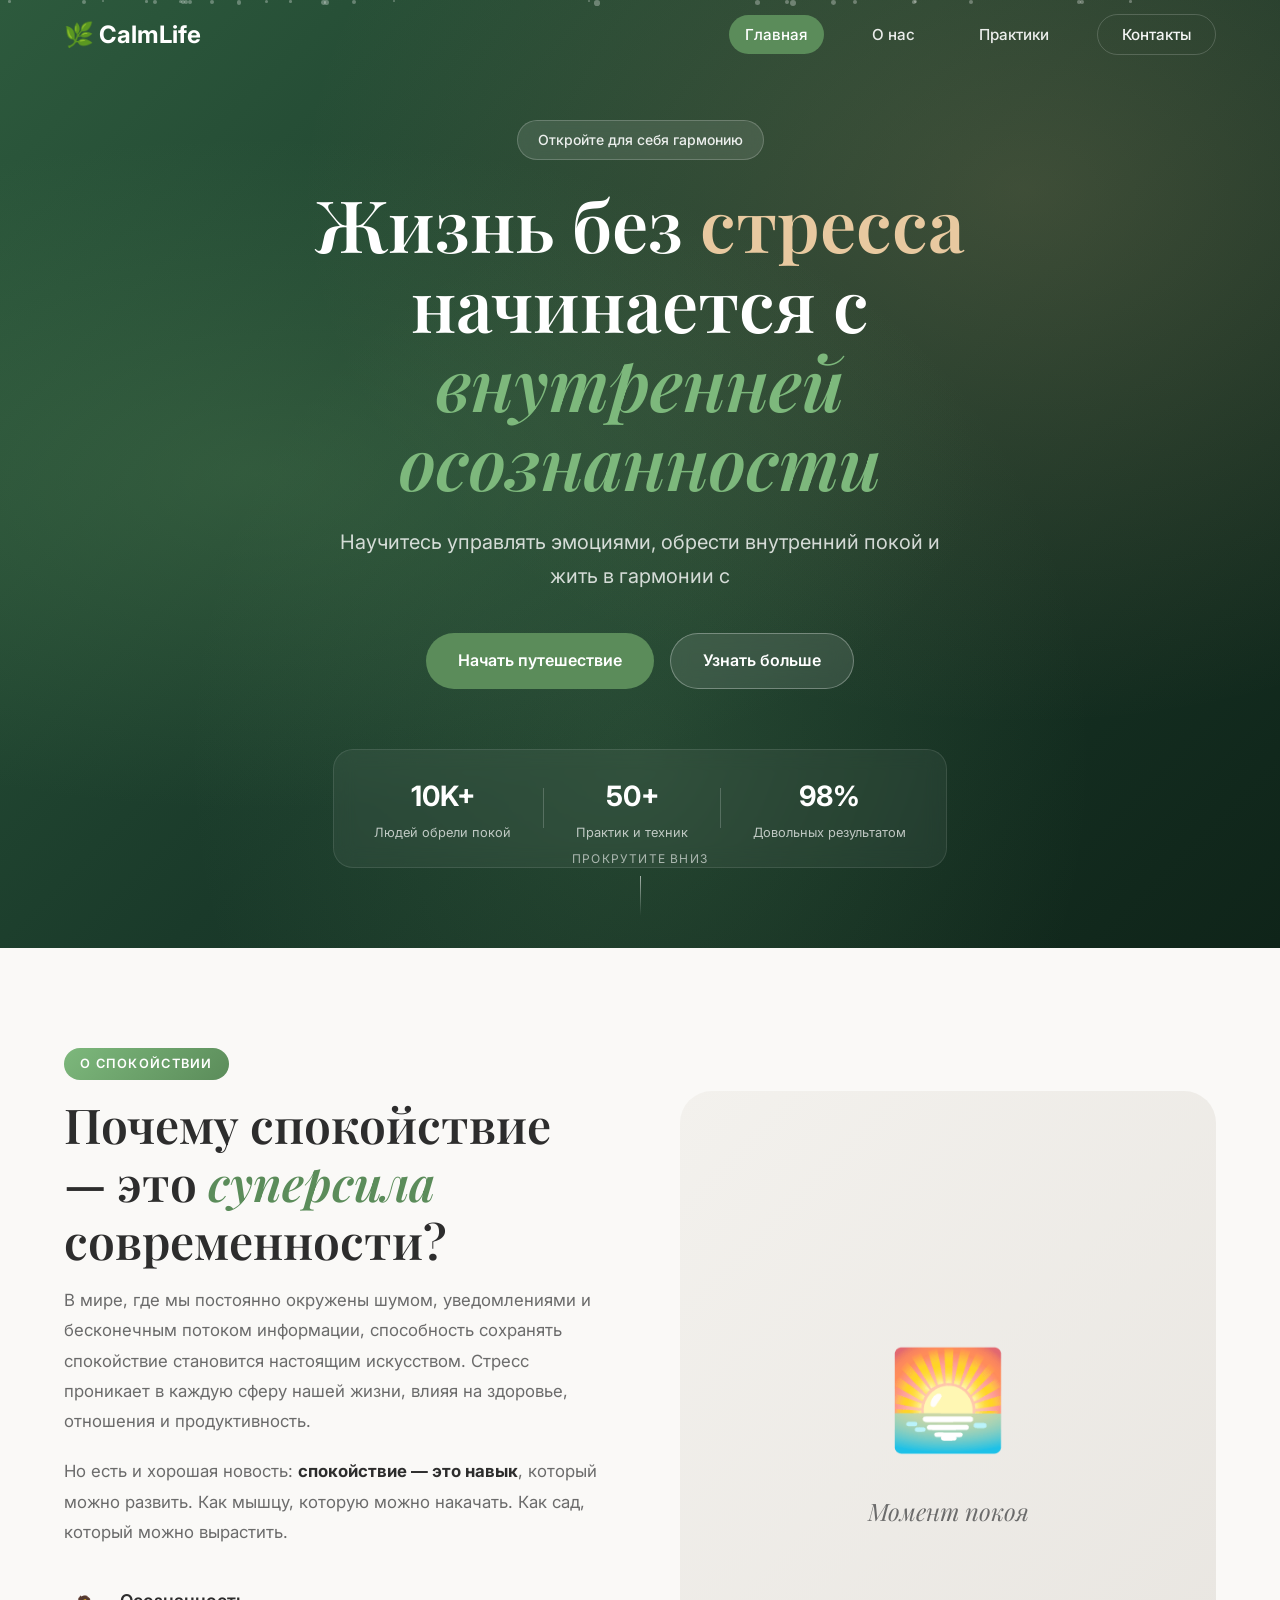
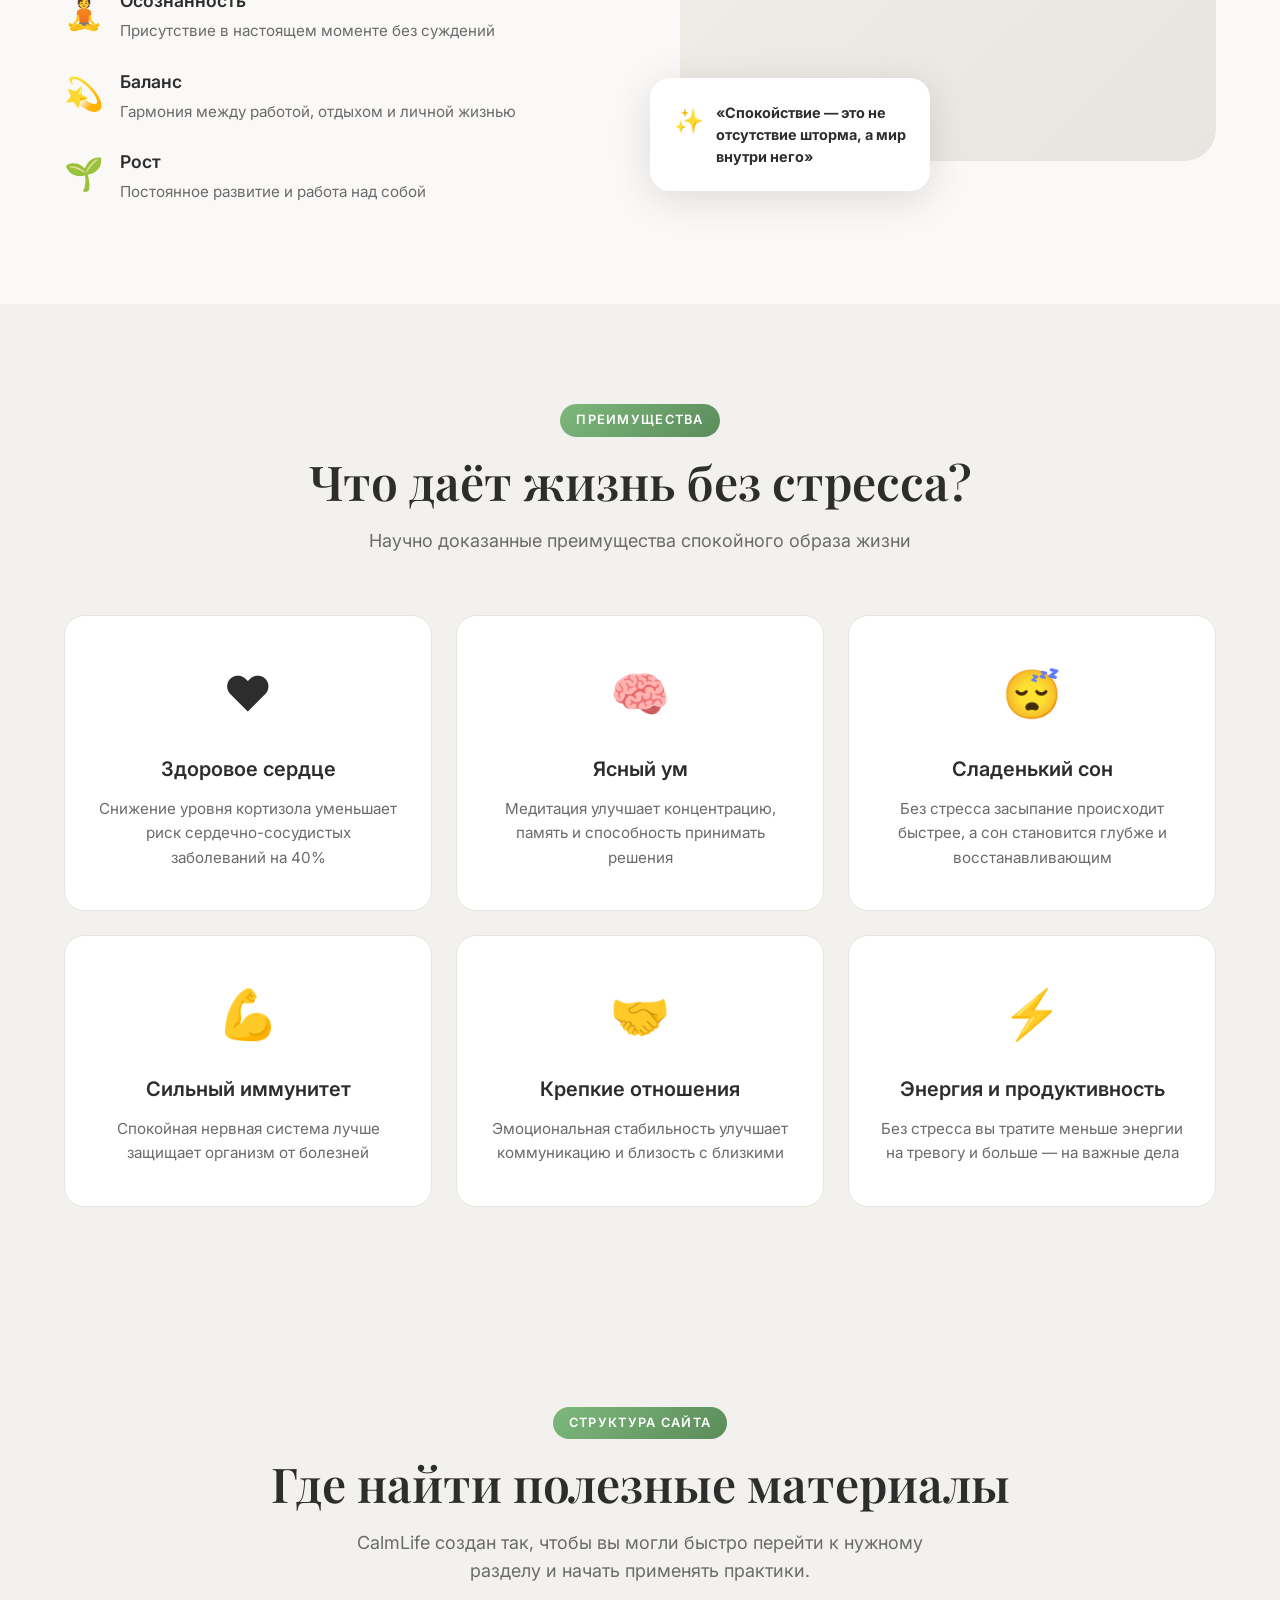
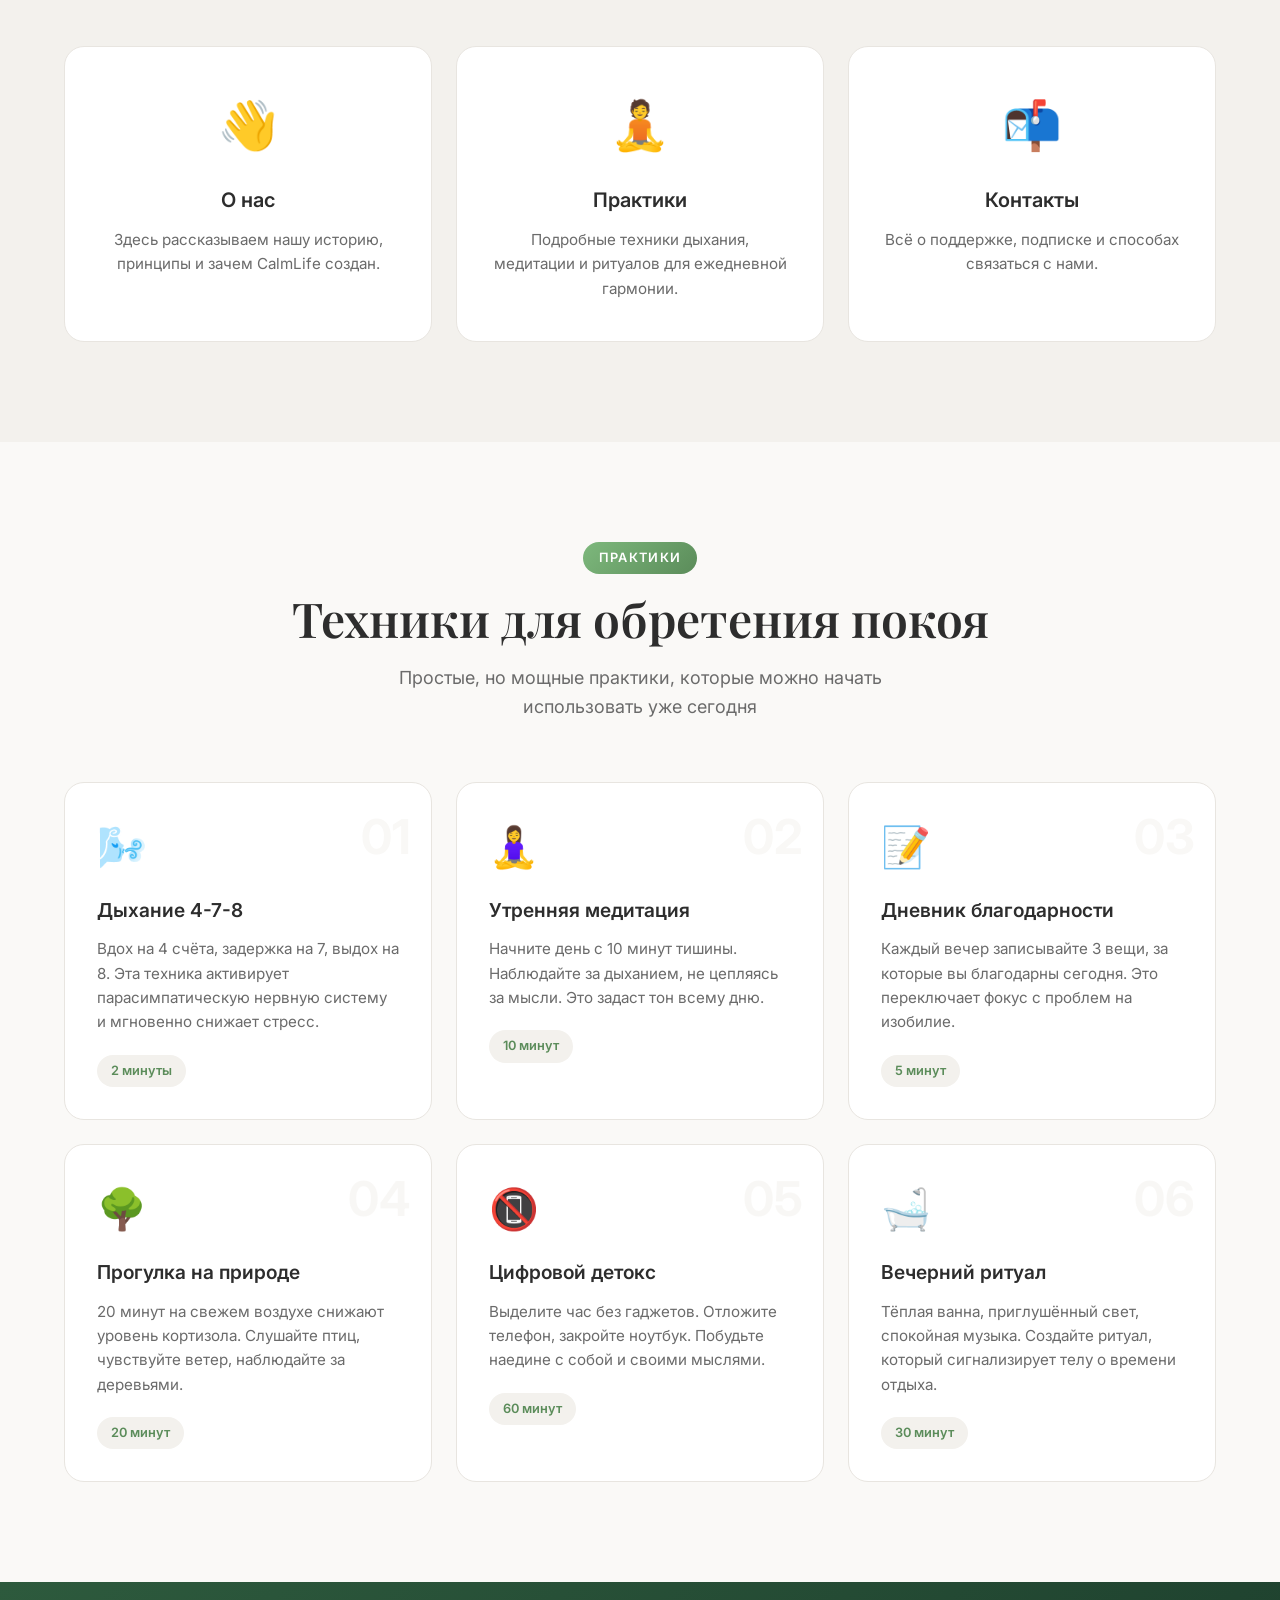
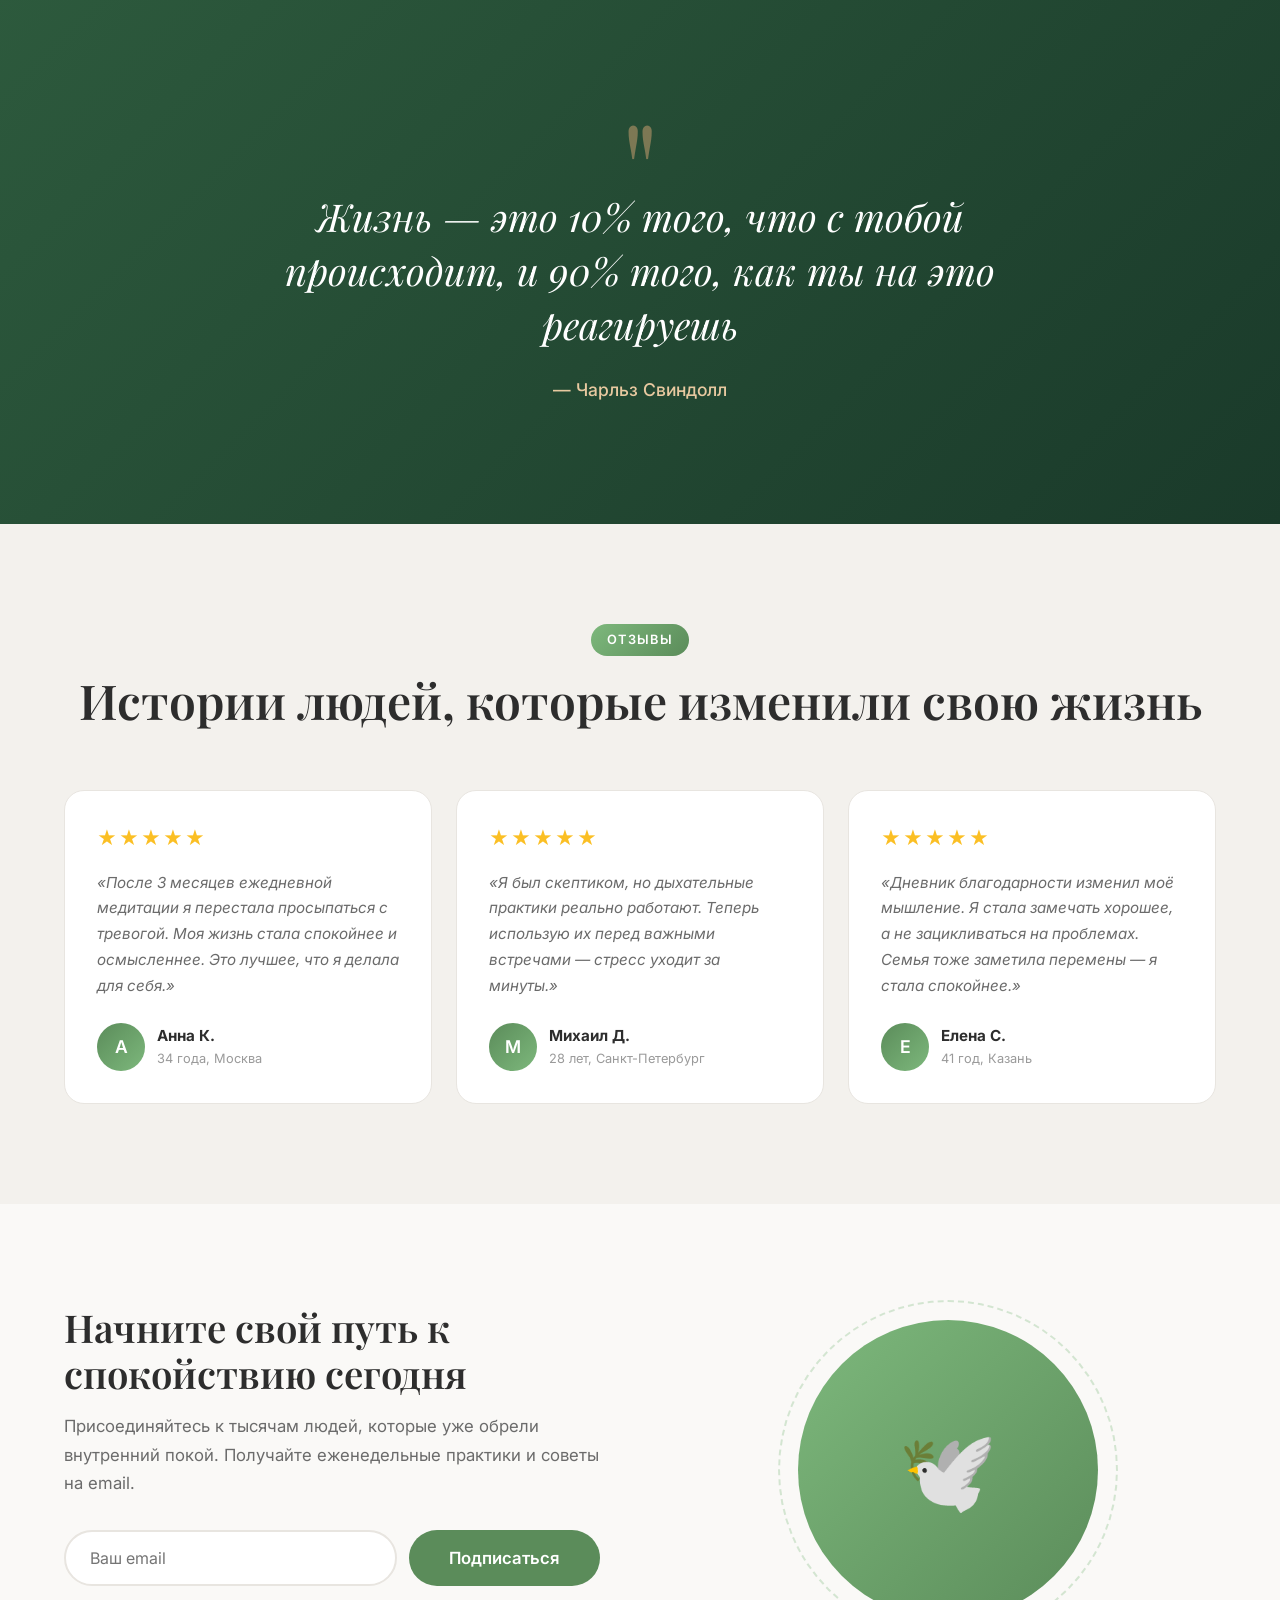
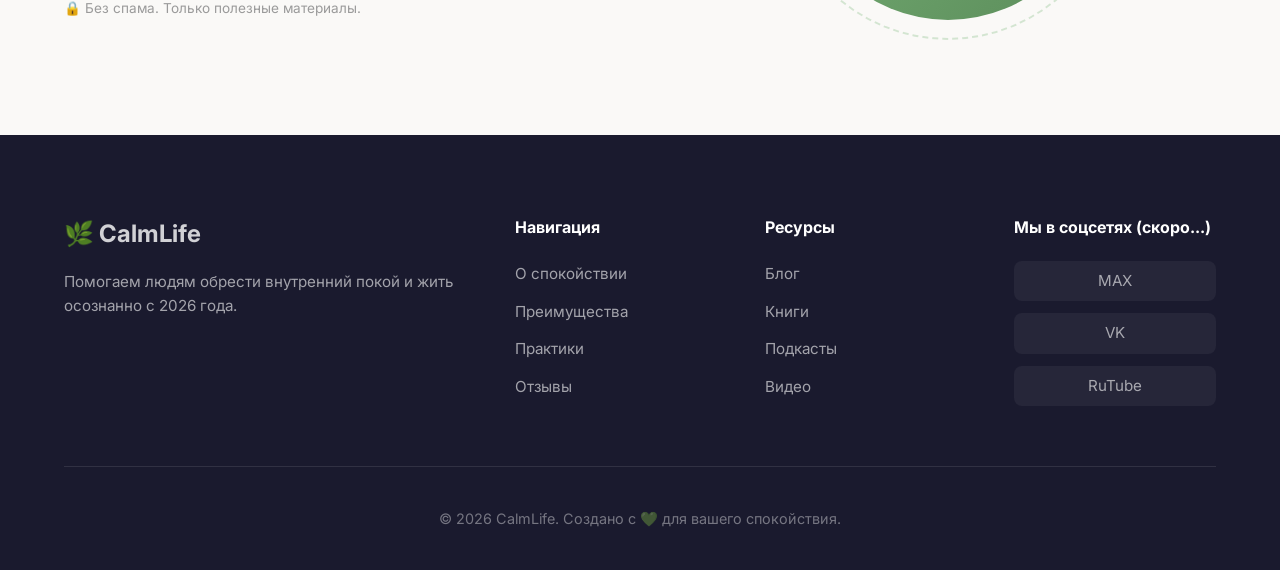
<file: index.html>
<!DOCTYPE html>
<html lang="ru">
<head>
  <meta charset="UTF-8">
  <meta name="viewport" content="width=device-width, initial-scale=1.0">
  <link rel="icon" href="data:image/svg+xml,<svg xmlns=%22http://www.w3.org/2000/svg%22 viewBox=%220 0 100 100%22><text y=%22.9em%22 font-size=%2290%22>🌿</text></svg>">
  <title>Жизнь без стресса — Путь к спокойствию</title>
  <link rel="preconnect" href="https://fonts.googleapis.com">
  <link rel="preconnect" href="https://fonts.gstatic.com" crossorigin>
  <link href="https://fonts.googleapis.com/css2?family=Inter:wght@300;400;500;600;700&family=Playfair+Display:ital,wght@0,400;0,600;1,400&display=swap" rel="stylesheet">
  <link rel="stylesheet" href="styles.css">
</head>
<body>

  <!-- Hero Section -->
  <header class="hero">
    <div class="hero-bg">
      <div class="hero-gradient"></div>
      <div class="particles" id="particles"></div>
    </div>
    <nav class="nav">
      <div class="nav-container">
        <a href="index.html" class="nav-logo">🌿 CalmLife</a>
        <ul class="nav-menu">
          <li><a href="index.html" class="active">Главная</a></li>
          <li><a href="about.html">О нас</a></li>
          <li><a href="practices.html">Практики</a></li>
          <li><a href="contact.html" class="nav-cta">Контакты</a></li>
        </ul>
        <button class="nav-toggle" id="navToggle">
          <span></span>
          <span></span>
          <span></span>
        </button>
      </div>
    </nav>
    <div class="hero-content">
      <div class="hero-badge">Откройте для себя гармонию</div>
      <h1 class="hero-title">
        Жизнь без <span class="hero-title-accent">стресса</span><br>
        начинается с <span class="hero-title-italic">внутренней осознанности

        </span>
      </h1>
      <p class="hero-subtitle">
        Научитесь управлять эмоциями, обрести внутренний покой и жить в гармонии с собой и миром
      </p>
      <div class="hero-actions">
        <a href="practices.html" class="btn btn-primary">Начать путешествие</a>
        <a href="about.html" class="btn btn-secondary">Узнать больше</a>
      </div>
      <div class="hero-stats">
        <div class="hero-stat">
          <div class="hero-stat-number">10K+</div>
          <div class="hero-stat-label">Людей обрели покой</div>
        </div>
        <div class="hero-stat-divider"></div>
        <div class="hero-stat">
          <div class="hero-stat-number">50+</div>
          <div class="hero-stat-label">Практик и техник</div>
        </div>
        <div class="hero-stat-divider"></div>
        <div class="hero-stat">
          <div class="hero-stat-number">98%</div>
          <div class="hero-stat-label">Довольных результатом</div>
        </div>
      </div>
    </div>
    <div class="hero-scroll">
      <span>Прокрутите вниз</span>
      <div class="hero-scroll-line"></div>
    </div>
  </header>

  <!-- About Section -->
  <section class="section about" id="about">
    <div class="container">
      <div class="about-grid">
        <div class="about-content">
          <div class="section-badge">О спокойствии</div>
          <h2 class="section-title">Почему спокойствие — это <em>суперсила</em> современности?</h2>
          <p class="about-text">
            В мире, где мы постоянно окружены шумом, уведомлениями и бесконечным потоком информации, 
            способность сохранять спокойствие становится настоящим искусством. Стресс проникает в каждую 
            сферу нашей жизни, влияя на здоровье, отношения и продуктивность.
          </p>
          <p class="about-text">
            Но есть и хорошая новость: <strong>спокойствие — это навык</strong>, который можно развить. 
            Как мышцу, которую можно накачать. Как сад, который можно вырастить.
          </p>
          <div class="about-features">
            <div class="about-feature">
              <div class="about-feature-icon">🧘</div>
              <div class="about-feature-text">
                <h4>Осознанность</h4>
                <p>Присутствие в настоящем моменте без суждений</p>
              </div>
            </div>
            <div class="about-feature">
              <div class="about-feature-icon">💫</div>
              <div class="about-feature-text">
                <h4>Баланс</h4>
                <p>Гармония между работой, отдыхом и личной жизнью</p>
              </div>
            </div>
            <div class="about-feature">
              <div class="about-feature-icon">🌱</div>
              <div class="about-feature-text">
                <h4>Рост</h4>
                <p>Постоянное развитие и работа над собой</p>
              </div>
            </div>
          </div>
        </div>
        <div class="about-visual">
          <div class="about-image-placeholder">
            <div class="about-image-inner">
              <span class="about-image-emoji">🌅</span>
              <span class="about-image-text">Момент покоя</span>
            </div>
          </div>
          <div class="about-float-card">
            <div class="about-float-icon">✨</div>
            <div class="about-float-text">
              <strong>«Спокойствие — это не отсутствие шторма, а мир внутри него»</strong>
            </div>
          </div>
        </div>
      </div>
    </div>
  </section>

  <!-- Benefits Section -->
  <section class="section benefits" id="benefits">
    <div class="container">
      <div class="section-header">
        <div class="section-badge">Преимущества</div>
        <h2 class="section-title">Что даёт жизнь без стресса?</h2>
        <p class="section-subtitle">
          Научно доказанные преимущества спокойного образа жизни
        </p>
      </div>
      <div class="benefits-grid">
        <div class="benefit-card">
          <div class="benefit-icon">❤️</div>
          <h3 class="benefit-title">Здоровое сердце</h3>
          <p class="benefit-text">
            Снижение уровня кортизола уменьшает риск сердечно-сосудистых заболеваний на 40%
          </p>
        </div>
        <div class="benefit-card">
          <div class="benefit-icon">🧠</div>
          <h3 class="benefit-title">Ясный ум</h3>
          <p class="benefit-text">
            Медитация улучшает концентрацию, память и способность принимать решения
          </p>
        </div>
        <div class="benefit-card">
          <div class="benefit-icon">😴</div>
          <h3 class="benefit-title">Сладенький сон</h3>
          <p class="benefit-text">
            Без стресса засыпание происходит быстрее, а сон становится глубже и восстанавливающим
          </p>
        </div>
        <div class="benefit-card">
          <div class="benefit-icon">💪</div>
          <h3 class="benefit-title">Сильный иммунитет</h3>
          <p class="benefit-text">
            Спокойная нервная система лучше защищает организм от болезней
          </p>
        </div>
        <div class="benefit-card">
          <div class="benefit-icon">🤝</div>
          <h3 class="benefit-title">Крепкие отношения</h3>
          <p class="benefit-text">
            Эмоциональная стабильность улучшает коммуникацию и близость с близкими
          </p>
        </div>
        <div class="benefit-card">
          <div class="benefit-icon">⚡</div>
          <h3 class="benefit-title">Энергия и продуктивность</h3>
          <p class="benefit-text">
            Без стресса вы тратите меньше энергии на тревогу и больше — на важные дела
          </p>
        </div>
      </div>
    </div>
  </section>

  <!-- Site Overview Section -->
  <section class="section benefits">
    <div class="container">
      <div class="section-header">
        <div class="section-badge">Структура сайта</div>
        <h2 class="section-title">Где найти полезные материалы</h2>
        <p class="section-subtitle">CalmLife создан так, чтобы вы могли быстро перейти к нужному разделу и начать применять практики.</p>
      </div>
      <div class="benefits-grid">
        <div class="benefit-card">
          <div class="benefit-icon">👋</div>
          <h3 class="benefit-title">О нас</h3>
          <p class="benefit-text">Здесь рассказываем нашу историю, принципы и зачем CalmLife создан.</p>
        </div>
        <div class="benefit-card">
          <div class="benefit-icon">🧘</div>
          <h3 class="benefit-title">Практики</h3>
          <p class="benefit-text">Подробные техники дыхания, медитации и ритуалов для ежедневной гармонии.</p>
        </div>
        <div class="benefit-card">
          <div class="benefit-icon">📬</div>
          <h3 class="benefit-title">Контакты</h3>
          <p class="benefit-text">Всё о поддержке, подписке и способах связаться с нами.</p>
        </div>
      </div>
    </div>
  </section>

  <!-- Practices Section -->
  <section class="section practices" id="practices">
    <div class="container">
      <div class="section-header">
        <div class="section-badge">Практики</div>
        <h2 class="section-title">Техники для обретения покоя</h2>
        <p class="section-subtitle">
          Простые, но мощные практики, которые можно начать использовать уже сегодня
        </p>
      </div>
      <div class="practices-grid">
        <div class="practice-card">
          <div class="practice-number">01</div>
          <div class="practice-icon">🌬️</div>
          <h3 class="practice-title">Дыхание 4-7-8</h3>
          <p class="practice-text">
            Вдох на 4 счёта, задержка на 7, выдох на 8. 
            Эта техника активирует парасимпатическую нервную систему и мгновенно снижает стресс.
          </p>
          <div class="practice-tag">2 минуты</div>
        </div>
        <div class="practice-card">
          <div class="practice-number">02</div>
          <div class="practice-icon">🧘‍♀️</div>
          <h3 class="practice-title">Утренняя медитация</h3>
          <p class="practice-text">
            Начните день с 10 минут тишины. Наблюдайте за дыханием, не цепляясь за мысли. 
            Это задаст тон всему дню.
          </p>
          <div class="practice-tag">10 минут</div>
        </div>
        <div class="practice-card">
          <div class="practice-number">03</div>
          <div class="practice-icon">📝</div>
          <h3 class="practice-title">Дневник благодарности</h3>
          <p class="practice-text">
            Каждый вечер записывайте 3 вещи, за которые вы благодарны сегодня. 
            Это переключает фокус с проблем на изобилие.
          </p>
          <div class="practice-tag">5 минут</div>
        </div>
        <div class="practice-card">
          <div class="practice-number">04</div>
          <div class="practice-icon">🌳</div>
          <h3 class="practice-title">Прогулка на природе</h3>
          <p class="practice-text">
            20 минут на свежем воздухе снижают уровень кортизола. 
            Слушайте птиц, чувствуйте ветер, наблюдайте за деревьями.
          </p>
          <div class="practice-tag">20 минут</div>
        </div>
        <div class="practice-card">
          <div class="practice-number">05</div>
          <div class="practice-icon">📵</div>
          <h3 class="practice-title">Цифровой детокс</h3>
          <p class="practice-text">
            Выделите час без гаджетов. Отложите телефон, закройте ноутбук. 
            Побудьте наедине с собой и своими мыслями.
          </p>
          <div class="practice-tag">60 минут</div>
        </div>
        <div class="practice-card">
          <div class="practice-number">06</div>
          <div class="practice-icon">🛁</div>
          <h3 class="practice-title">Вечерний ритуал</h3>
          <p class="practice-text">
            Тёплая ванна, приглушённый свет, спокойная музыка. 
            Создайте ритуал, который сигнализирует телу о времени отдыха.
          </p>
          <div class="practice-tag">30 минут</div>
        </div>
      </div>
    </div>
  </section>

  <!-- Quote Section -->
  <section class="section quote-section">
    <div class="container">
      <div class="quote-wrapper">
        <div class="quote-mark">"</div>
        <blockquote class="quote-text" id="quoteText">
          Вы не можете остановить волны, но вы можете научиться сёрфингу
        </blockquote>
        <div class="quote-author" id="quoteAuthor">— Джон Кабат-Зинн</div>
      </div>
    </div>
  </section>

  <!-- Testimonials Section -->
  <section class="section testimonials" id="testimonials">
    <div class="container">
      <div class="section-header">
        <div class="section-badge">Отзывы</div>
        <h2 class="section-title">Истории людей, которые изменили свою жизнь</h2>
      </div>
      <div class="testimonials-grid">
        <div class="testimonial-card">
          <div class="testimonial-stars">★★★★★</div>
          <p class="testimonial-text">
            «После 3 месяцев ежедневной медитации я перестала просыпаться с тревогой. 
            Моя жизнь стала спокойнее и осмысленнее. Это лучшее, что я делала для себя.»
          </p>
          <div class="testimonial-author">
            <div class="testimonial-avatar">А</div>
            <div class="testimonial-info">
              <strong>Анна К.</strong>
              <span>34 года, Москва</span>
            </div>
          </div>
        </div>
        <div class="testimonial-card">
          <div class="testimonial-stars">★★★★★</div>
          <p class="testimonial-text">
            «Я был скептиком, но дыхательные практики реально работают. 
            Теперь использую их перед важными встречами — стресс уходит за минуты.»
          </p>
          <div class="testimonial-author">
            <div class="testimonial-avatar">М</div>
            <div class="testimonial-info">
              <strong>Михаил Д.</strong>
              <span>28 лет, Санкт-Петербург</span>
            </div>
          </div>
        </div>
        <div class="testimonial-card">
          <div class="testimonial-stars">★★★★★</div>
          <p class="testimonial-text">
            «Дневник благодарности изменил моё мышление. Я стала замечать хорошее, 
            а не зацикливаться на проблемах. Семья тоже заметила перемены — я стала спокойнее.»
          </p>
          <div class="testimonial-author">
            <div class="testimonial-avatar">Е</div>
            <div class="testimonial-info">
              <strong>Елена С.</strong>
              <span>41 год, Казань</span>
            </div>
          </div>
        </div>
      </div>
    </div>
  </section>

  <!-- CTA Section -->
  <section class="section cta" id="contact">
    <div class="container">
      <div class="cta-wrapper">
        <div class="cta-content">
          <h2 class="cta-title">Начните свой путь к спокойствию сегодня</h2>
          <p class="cta-text">
            Присоединяйтесь к тысячам людей, которые уже обрели внутренний покой. 
            Получайте еженедельные практики и советы на email.
          </p>
          <form class="cta-form" id="ctaForm">
            <div class="cta-input-group">
              <input type="email" placeholder="Ваш email" required class="cta-input" id="ctaEmail">
              <button type="submit" class="btn btn-primary btn-large">Подписаться</button>
            </div>
            <p class="cta-note">🔒 Без спама. Только полезные материалы.</p>
          </form>
          <div class="cta-success" id="ctaSuccess">
            ✅ Спасибо! Проверьте вашу почту.
          </div>
        </div>
        <div class="cta-visual">
          <div class="cta-circle">
            <div class="cta-circle-inner">🕊️</div>
          </div>
        </div>
      </div>
    </div>
  </section>

  <!-- Footer -->
  <footer class="footer">
    <div class="container">
      <div class="footer-grid">
        <div class="footer-brand">
          <div class="footer-logo">🌿 CalmLife</div>
          <p class="footer-desc">
            Помогаем людям обрести внутренний покой и жить осознанно с 2026 года.
          </p>
        </div>
        <div class="footer-links">
          <h4>Навигация</h4>
          <ul>
            <li><a href="#about">О спокойствии</a></li>
            <li><a href="#benefits">Преимущества</a></li>
            <li><a href="#practices">Практики</a></li>
            <li><a href="#testimonials">Отзывы</a></li>
          </ul>
        </div>
        <div class="footer-links">
          <h4>Ресурсы</h4>
          <ul>
            <li><a href="#">Блог</a></li>
            <li><a href="#">Книги</a></li>
            <li><a href="#">Подкасты</a></li>
            <li><a href="#">Видео</a></li>
          </ul>
        </div>
        <div class="footer-social">
          <h4>Мы в соцсетях (скоро...)</h4>
          <div class="footer-social-links">
            <a href="#" class="social-link">MAX</a>
            <a href="#" class="social-link">VK</a>
            <a href="#" class="social-link">RuTube</a>
          </div>
        </div>
      </div>
      <div class="footer-bottom">
        <p>© 2026 CalmLife. Создано с 💚 для вашего спокойствия.</p>
      </div>
    </div>
  </footer>

  <script src="script.js"></script>
</body>
</html>
</file>
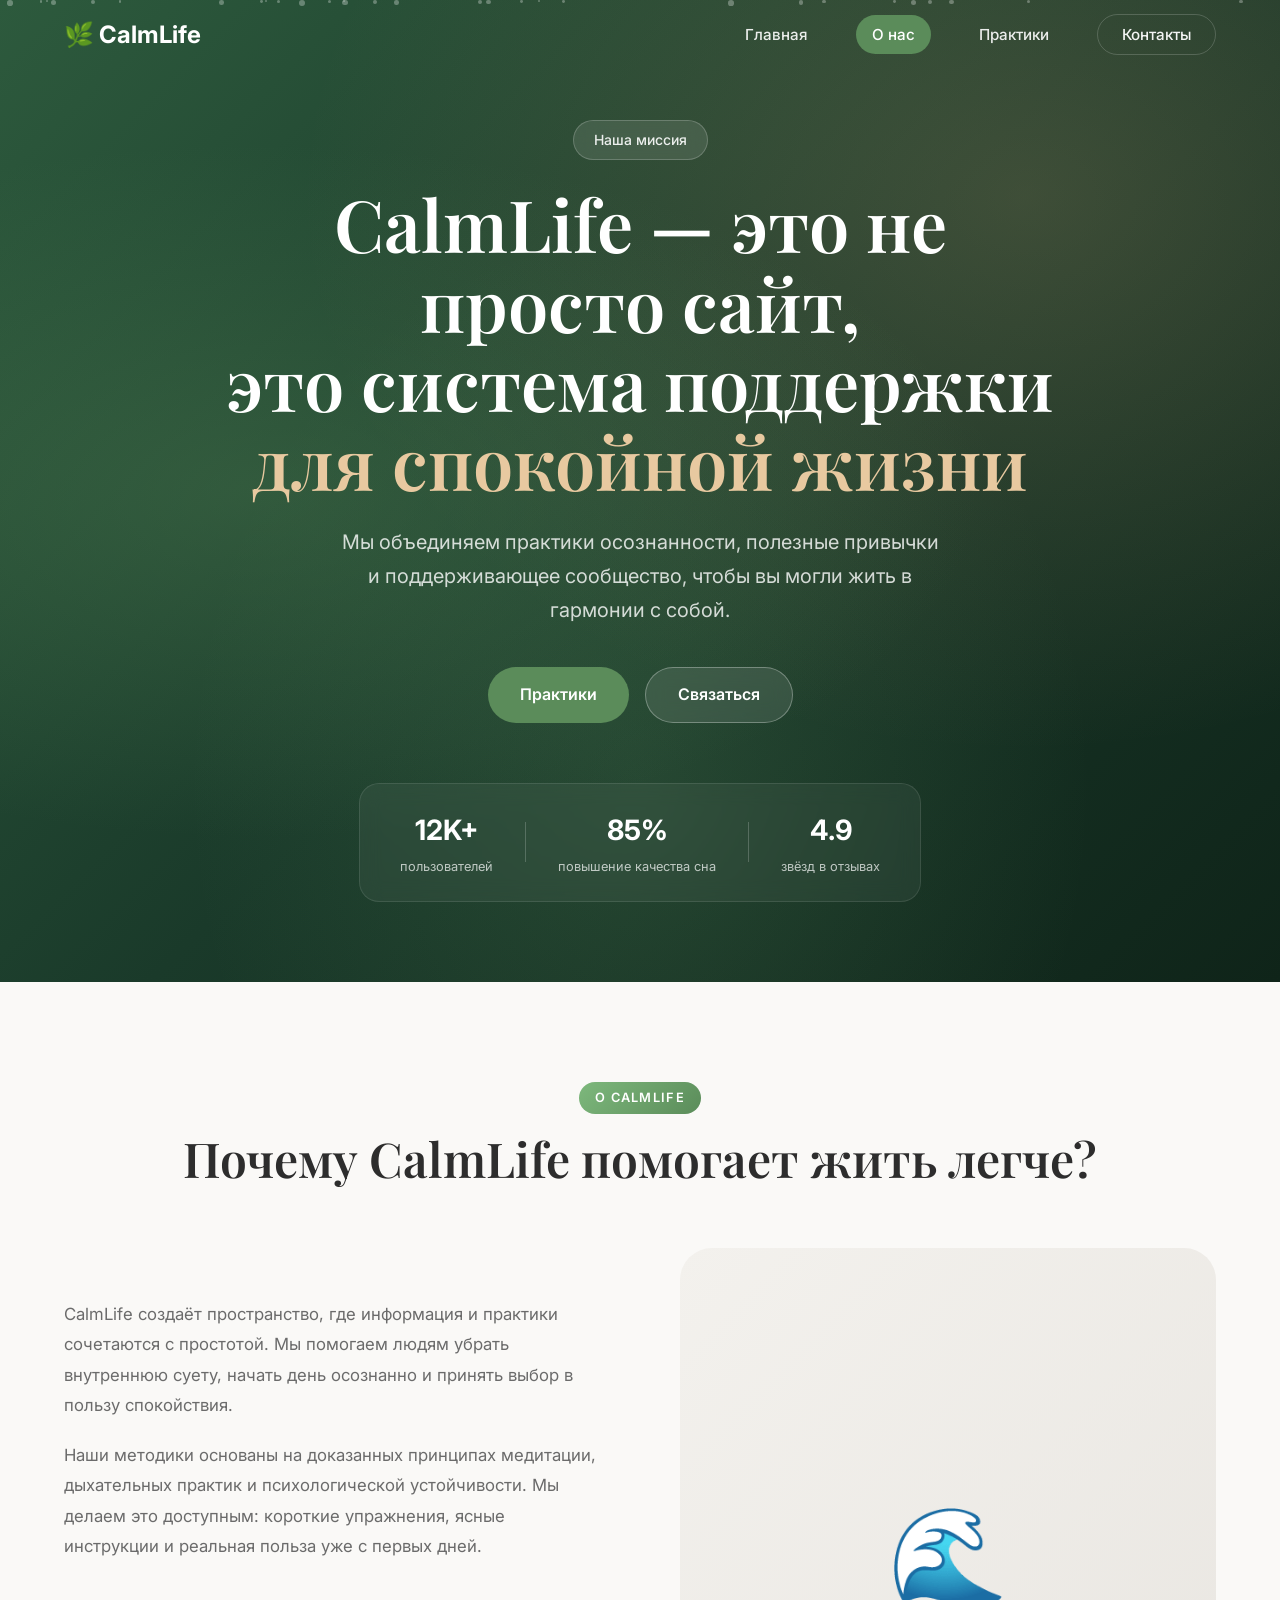
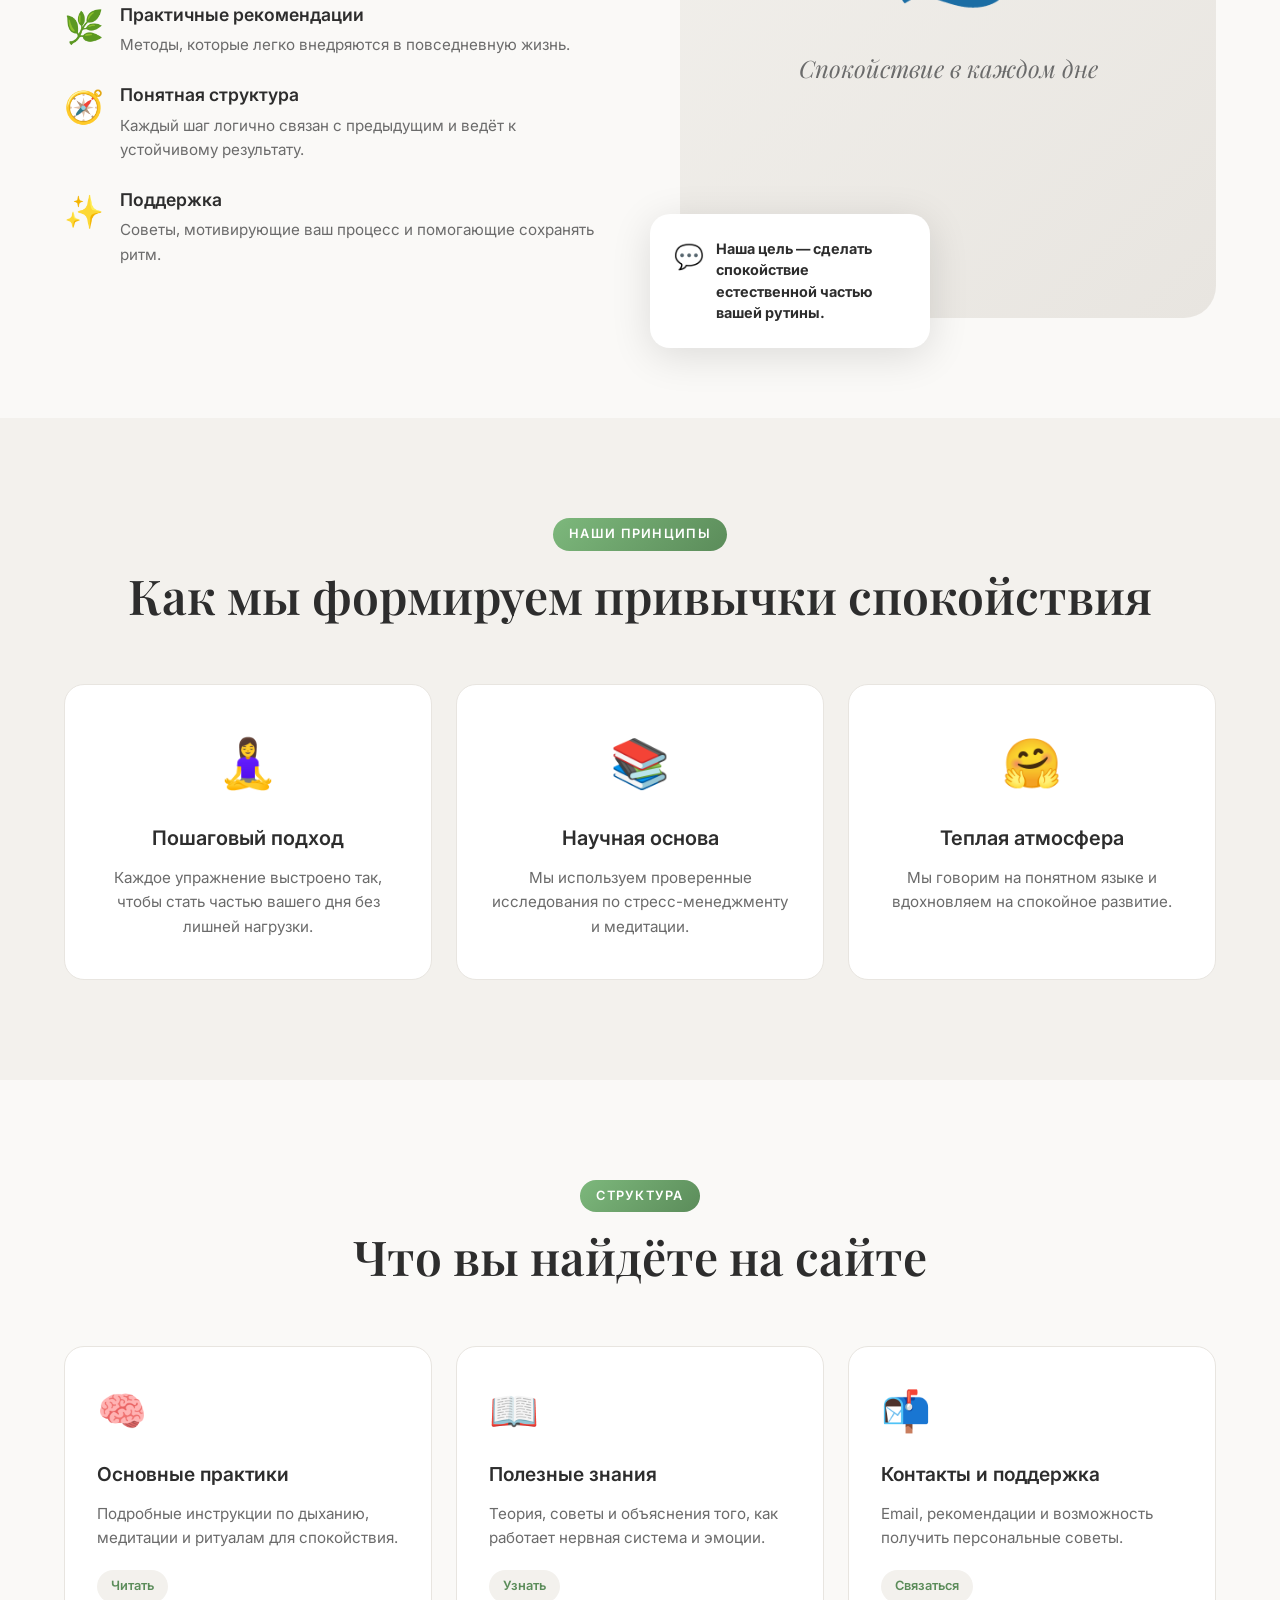
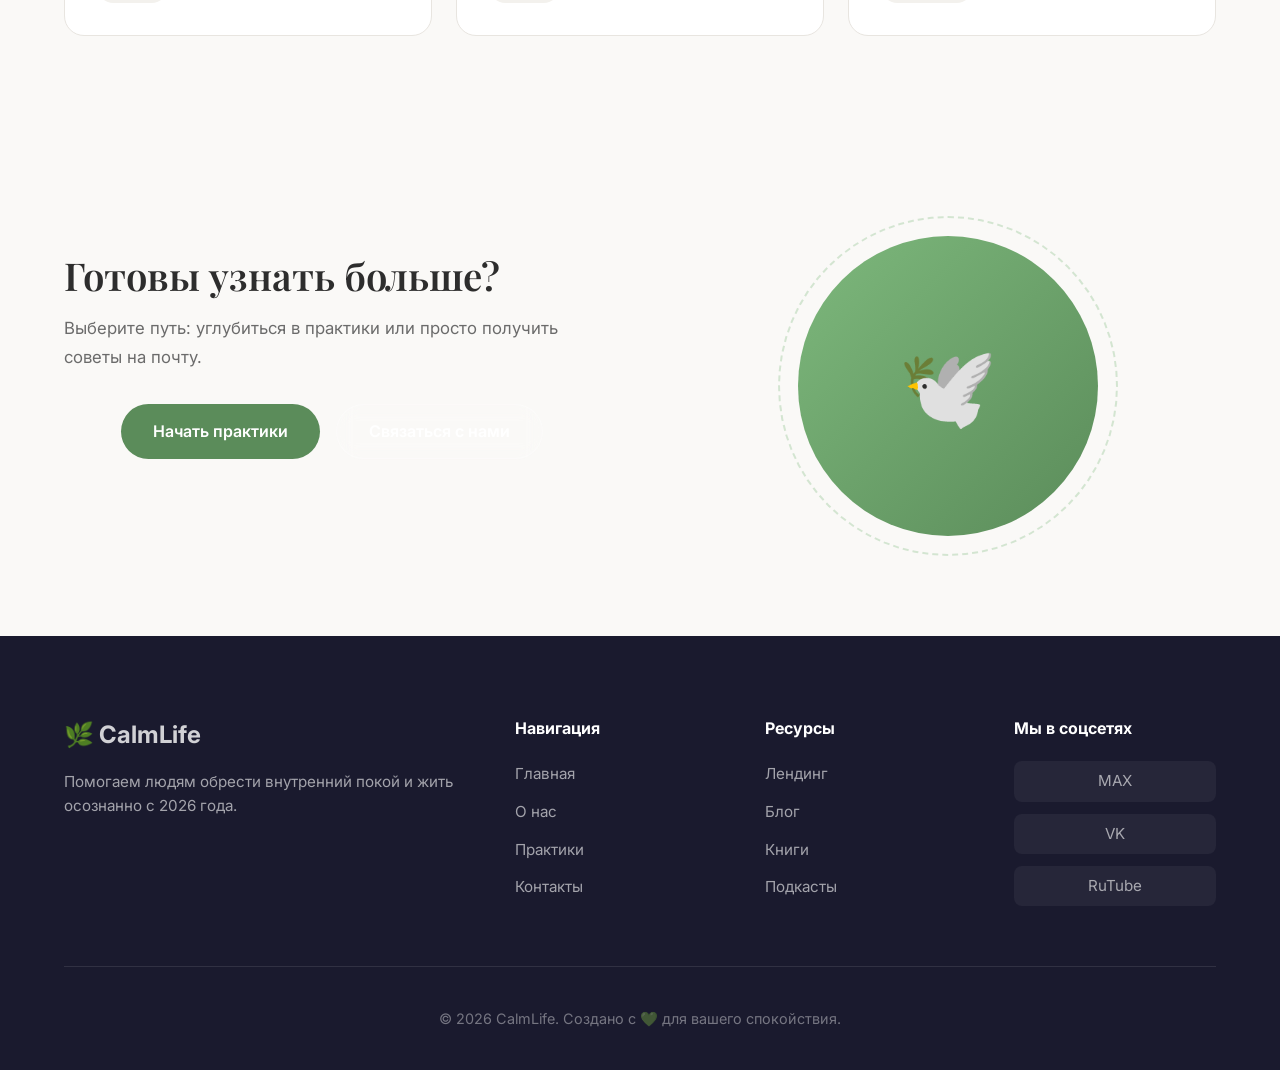
<file: about.html>
<!DOCTYPE html>
<html lang="ru">
<head>
  <meta charset="UTF-8">
  <meta name="viewport" content="width=device-width, initial-scale=1.0">
  <link rel="icon" href="data:image/svg+xml,<svg xmlns=%22http://www.w3.org/2000/svg%22 viewBox=%220 0 100 100%22><text y=%22.9em%22 font-size=%2290%22>🌿</text></svg>">
  <title>О CalmLife — CalmLife</title>
  <link rel="preconnect" href="https://fonts.googleapis.com">
  <link rel="preconnect" href="https://fonts.gstatic.com" crossorigin>
  <link href="https://fonts.googleapis.com/css2?family=Inter:wght@300;400;500;600;700&family=Playfair+Display:ital,wght@0,400;0,600;1,400&display=swap" rel="stylesheet">
  <link rel="stylesheet" href="styles.css">
</head>
<body>
  <header class="hero">
    <div class="hero-bg">
      <div class="hero-gradient"></div>
      <div class="particles" id="particles"></div>
    </div>
    <nav class="nav">
      <div class="nav-container">
        <a href="index.html" class="nav-logo">🌿 CalmLife</a>
        <ul class="nav-menu">
          <li><a href="index.html">Главная</a></li>
          <li><a href="about.html" class="active">О нас</a></li>
          <li><a href="practices.html">Практики</a></li>
          <li><a href="contact.html" class="nav-cta">Контакты</a></li>
        </ul>
        <button class="nav-toggle" id="navToggle">
          <span></span>
          <span></span>
          <span></span>
        </button>
      </div>
    </nav>
    <div class="hero-content">
      <div class="hero-badge">Наша миссия</div>
      <h1 class="hero-title">CalmLife — это не просто сайт,<br>это система поддержки <span class="hero-title-accent">для спокойной жизни</span></h1>
      <p class="hero-subtitle">Мы объединяем практики осознанности, полезные привычки и поддерживающее сообщество, чтобы вы могли жить в гармонии с собой.</p>
      <div class="hero-actions">
        <a href="practices.html" class="btn btn-primary">Практики</a>
        <a href="contact.html" class="btn btn-secondary">Связаться</a>
      </div>
      <div class="hero-stats">
        <div class="hero-stat">
          <div class="hero-stat-number">12K+</div>
          <div class="hero-stat-label">пользователей</div>
        </div>
        <div class="hero-stat-divider"></div>
        <div class="hero-stat">
          <div class="hero-stat-number">85%</div>
          <div class="hero-stat-label">повышение качества сна</div>
        </div>
        <div class="hero-stat-divider"></div>
        <div class="hero-stat">
          <div class="hero-stat-number">4.9</div>
          <div class="hero-stat-label">звёзд в отзывах</div>
        </div>
      </div>
    </div>
  </header>

  <section class="section about" id="about">
    <div class="container">
      <div class="section-header">
        <div class="section-badge">О CalmLife</div>
        <h2 class="section-title">Почему CalmLife помогает жить легче?</h2>
      </div>
      <div class="about-grid">
        <div class="about-content">
          <p class="about-text">CalmLife создаёт пространство, где информация и практики сочетаются с простотой. Мы помогаем людям убрать внутреннюю суету, начать день осознанно и принять выбор в пользу спокойствия.</p>
          <p class="about-text">Наши методики основаны на доказанных принципах медитации, дыхательных практик и психологической устойчивости. Мы делаем это доступным: короткие упражнения, ясные инструкции и реальная польза уже с первых дней.</p>
          <div class="about-features">
            <div class="about-feature">
              <div class="about-feature-icon">🌿</div>
              <div class="about-feature-text">
                <h4>Практичные рекомендации</h4>
                <p>Методы, которые легко внедряются в повседневную жизнь.</p>
              </div>
            </div>
            <div class="about-feature">
              <div class="about-feature-icon">🧭</div>
              <div class="about-feature-text">
                <h4>Понятная структура</h4>
                <p>Каждый шаг логично связан с предыдущим и ведёт к устойчивому результату.</p>
              </div>
            </div>
            <div class="about-feature">
              <div class="about-feature-icon">✨</div>
              <div class="about-feature-text">
                <h4>Поддержка</h4>
                <p>Советы, мотивирующие ваш процесс и помогающие сохранять ритм.</p>
              </div>
            </div>
          </div>
        </div>
        <div class="about-visual">
          <div class="about-image-placeholder">
            <div class="about-image-inner">
              <span class="about-image-emoji">🌊</span>
              <span class="about-image-text">Спокойствие в каждом дне</span>
            </div>
          </div>
          <div class="about-float-card">
            <div class="about-float-icon">💬</div>
            <div class="about-float-text"><strong>Наша цель — сделать спокойствие естественной частью вашей рутины.</strong></div>
          </div>
        </div>
      </div>
    </div>
  </section>

  <section class="section benefits">
    <div class="container">
      <div class="section-header">
        <div class="section-badge">Наши принципы</div>
        <h2 class="section-title">Как мы формируем привычки спокойствия</h2>
      </div>
      <div class="benefits-grid">
        <div class="benefit-card">
          <div class="benefit-icon">🧘‍♀️</div>
          <h3 class="benefit-title">Пошаговый подход</h3>
          <p class="benefit-text">Каждое упражнение выстроено так, чтобы стать частью вашего дня без лишней нагрузки.</p>
        </div>
        <div class="benefit-card">
          <div class="benefit-icon">📚</div>
          <h3 class="benefit-title">Научная основа</h3>
          <p class="benefit-text">Мы используем проверенные исследования по стресс-менеджменту и медитации.</p>
        </div>
        <div class="benefit-card">
          <div class="benefit-icon">🤗</div>
          <h3 class="benefit-title">Теплая атмосфера</h3>
          <p class="benefit-text">Мы говорим на понятном языке и вдохновляем на спокойное развитие.</p>
        </div>
      </div>
    </div>
  </section>

  <section class="section practices" id="structure">
    <div class="container">
      <div class="section-header">
        <div class="section-badge">Структура</div>
        <h2 class="section-title">Что вы найдёте на сайте</h2>
      </div>
      <div class="practices-grid">
        <div class="practice-card">
          <div class="practice-icon">🧠</div>
          <h3 class="practice-title">Основные практики</h3>
          <p class="practice-text">Подробные инструкции по дыханию, медитации и ритуалам для спокойствия.</p>
          <div class="practice-tag">Читать</div>
        </div>
        <div class="practice-card">
          <div class="practice-icon">📖</div>
          <h3 class="practice-title">Полезные знания</h3>
          <p class="practice-text">Теория, советы и объяснения того, как работает нервная система и эмоции.</p>
          <div class="practice-tag">Узнать</div>
        </div>
        <div class="practice-card">
          <div class="practice-icon">📬</div>
          <h3 class="practice-title">Контакты и поддержка</h3>
          <p class="practice-text">Email, рекомендации и возможность получить персональные советы.</p>
          <div class="practice-tag">Связаться</div>
        </div>
      </div>
    </div>
  </section>

  <section class="section cta" id="cta">
    <div class="container">
      <div class="cta-wrapper">
        <div class="cta-content">
          <h2 class="cta-title">Готовы узнать больше?</h2>
          <p class="cta-text">Выберите путь: углубиться в практики или просто получить советы на почту.</p>
          <div class="hero-actions">
            <a href="practices.html" class="btn btn-primary">Начать практики</a>
            <a href="contact.html" class="btn btn-secondary">Связаться с нами</a>
          </div>
        </div>
        <div class="cta-visual">
          <div class="cta-circle">
            <div class="cta-circle-inner">🕊️</div>
          </div>
        </div>
      </div>
    </div>
  </section>

  <footer class="footer">
    <div class="container">
      <div class="footer-grid">
        <div class="footer-brand">
          <div class="footer-logo">🌿 CalmLife</div>
          <p class="footer-desc">Помогаем людям обрести внутренний покой и жить осознанно с 2026 года.</p>
        </div>
        <div class="footer-links">
          <h4>Навигация</h4>
          <ul>
            <li><a href="index.html">Главная</a></li>
            <li><a href="about.html">О нас</a></li>
            <li><a href="practices.html">Практики</a></li>
            <li><a href="contact.html">Контакты</a></li>
          </ul>
        </div>
        <div class="footer-links">
          <h4>Ресурсы</h4>
          <ul>
            <li><a href="https://www.calm-life.ru">Лендинг</a></li>
            <li><a href="#">Блог</a></li>
            <li><a href="#">Книги</a></li>
            <li><a href="#">Подкасты</a></li>
          </ul>
        </div>
        <div class="footer-social">
          <h4>Мы в соцсетях</h4>
          <div class="footer-social-links">
            <a href="#" class="social-link">MAX</a>
            <a href="#" class="social-link">VK</a>
            <a href="#" class="social-link">RuTube</a>
          </div>
        </div>
      </div>
      <div class="footer-bottom">© 2026 CalmLife. Создано с 💚 для вашего спокойствия.</div>
    </div>
  </footer>

  <script src="script.js"></script>
</body>
</html>
</file>
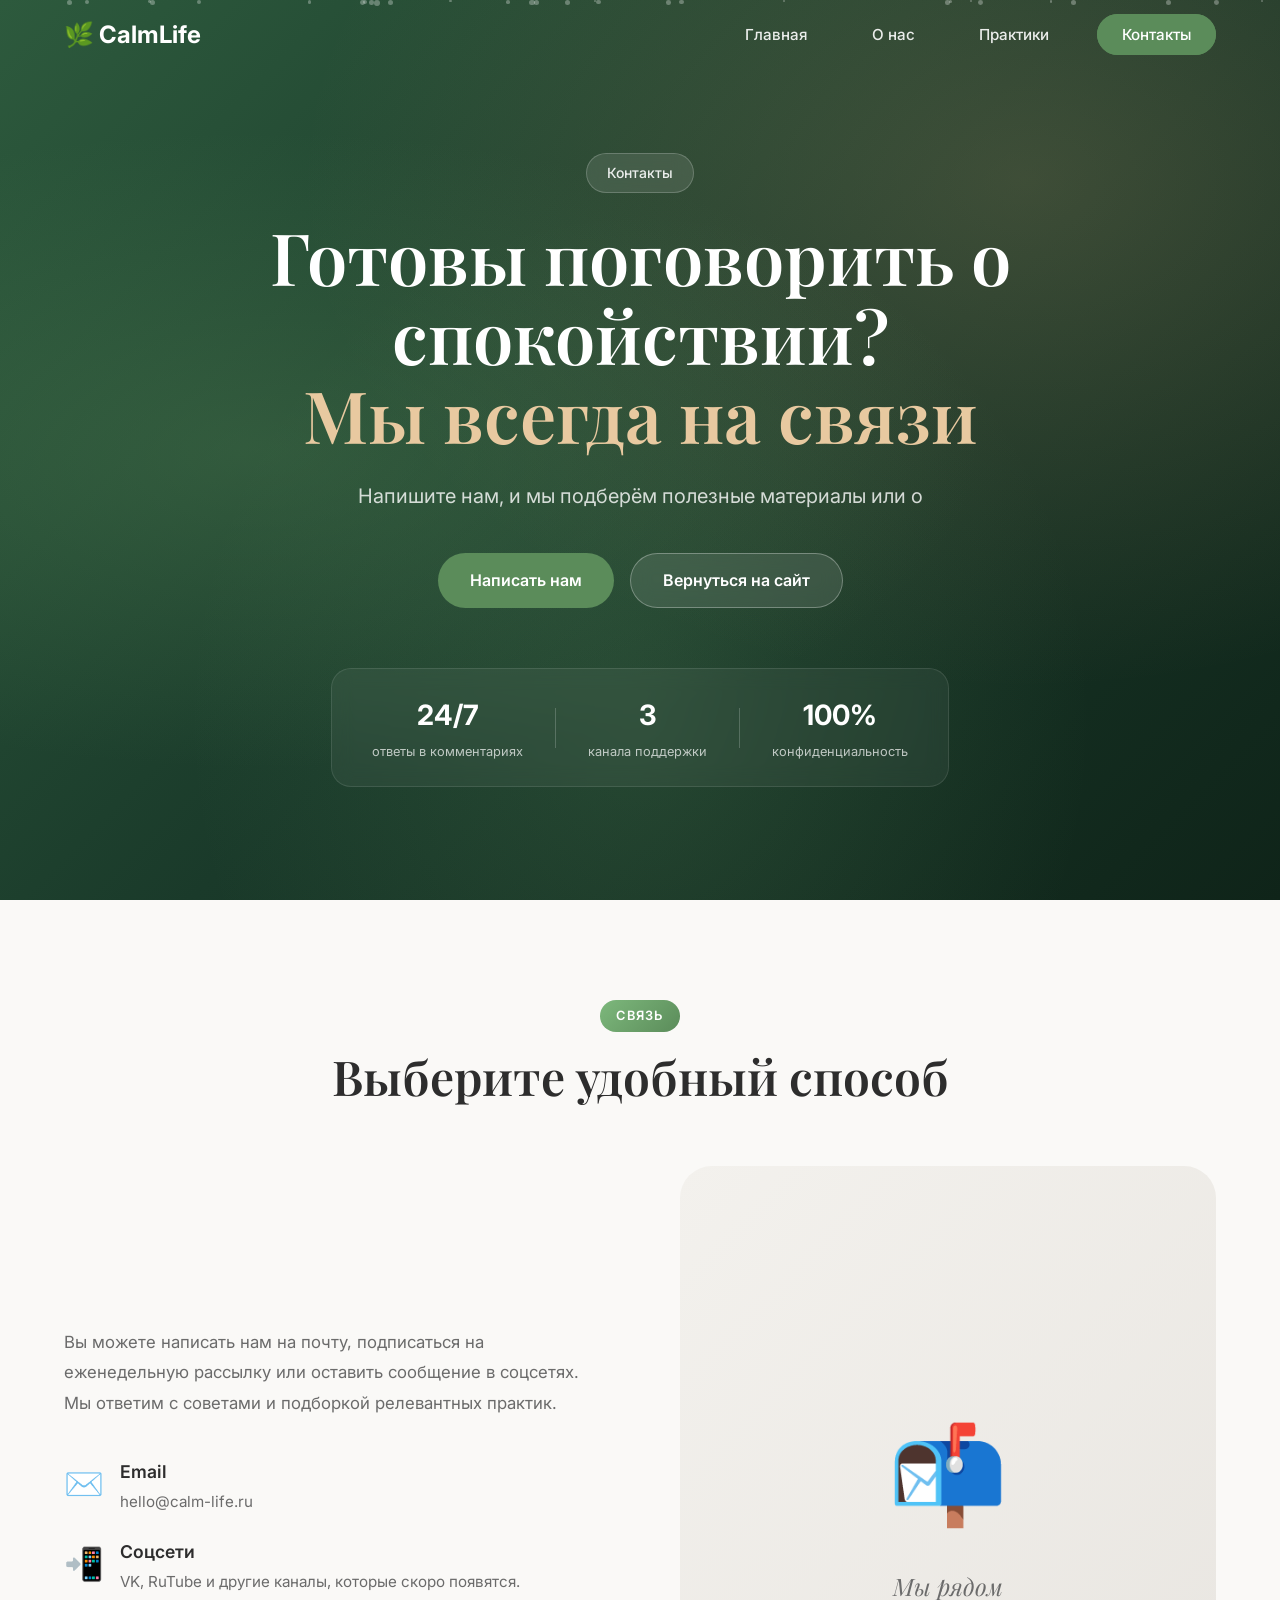
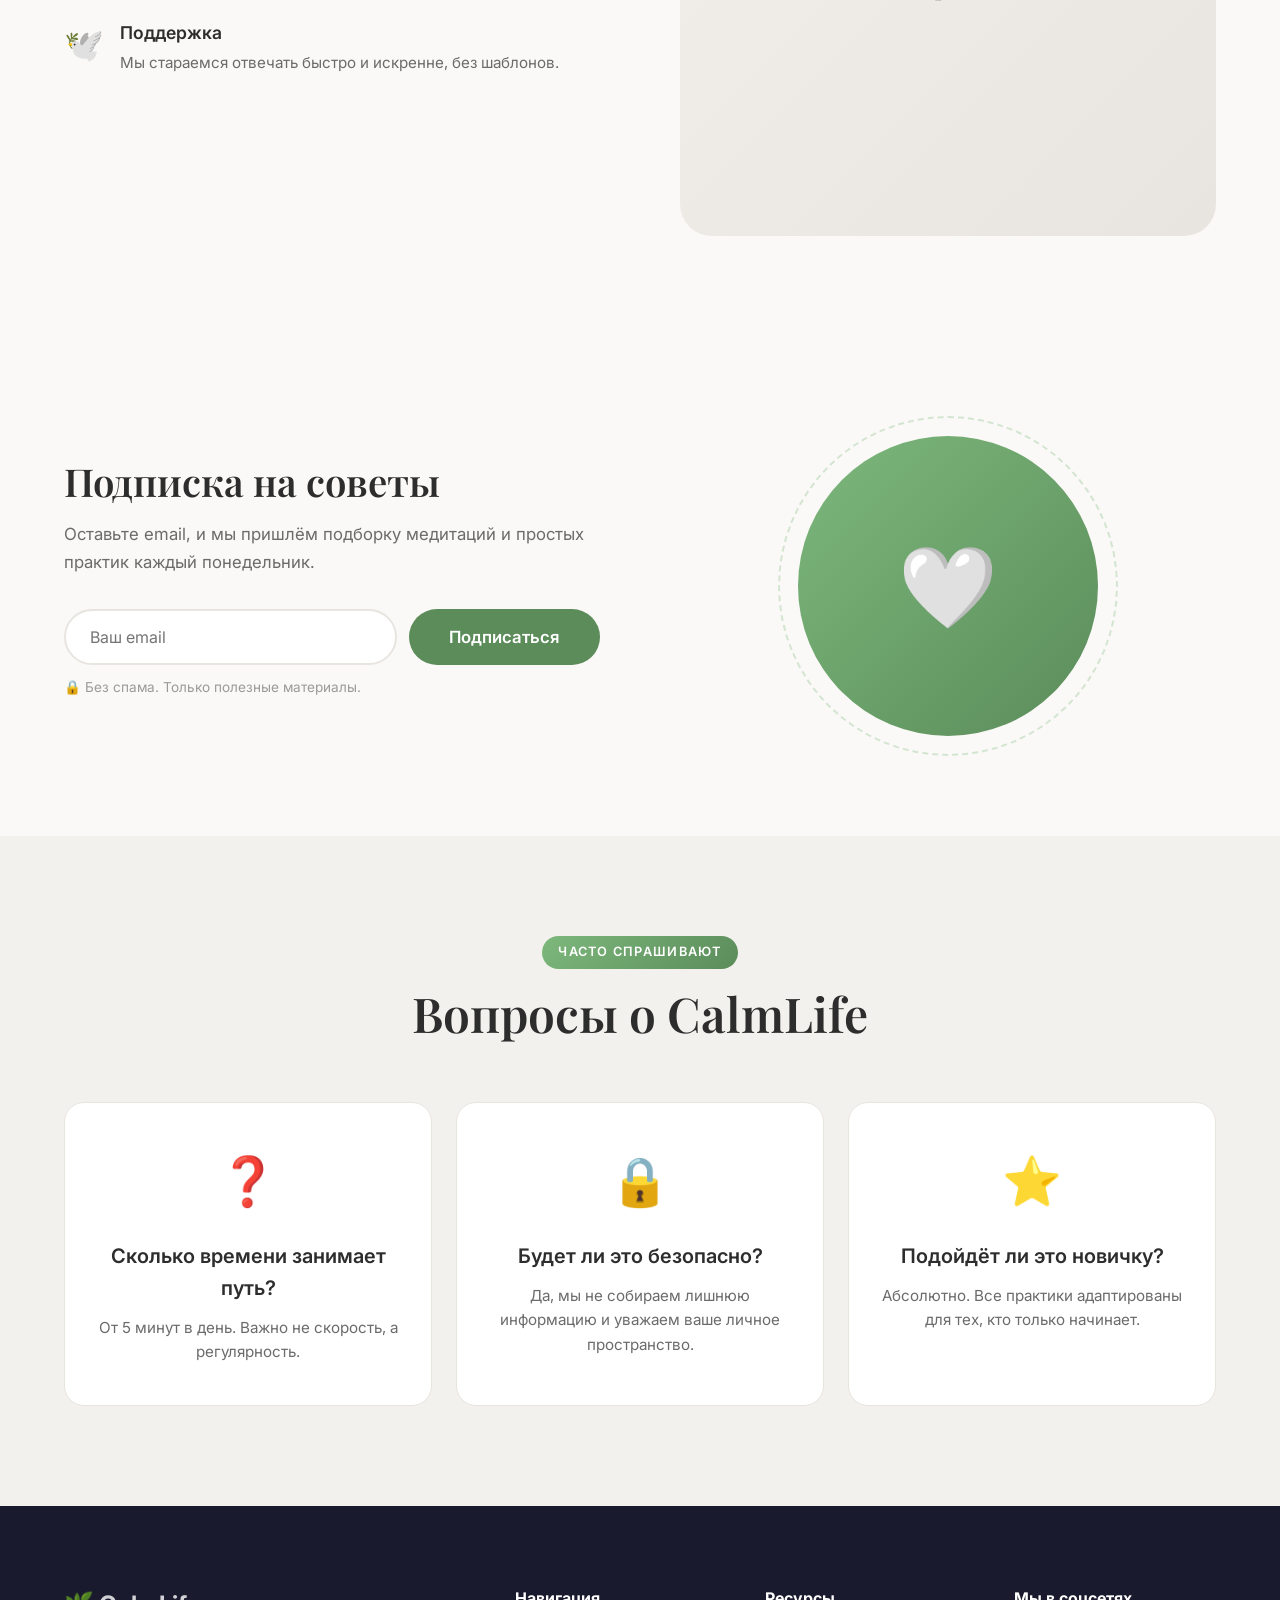
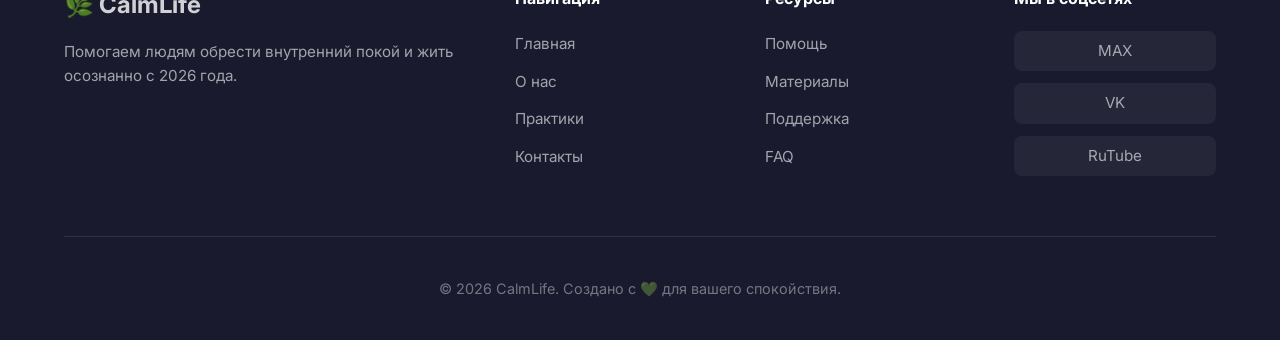
<file: contact.html>
<!DOCTYPE html>
<html lang="ru">
<head>
  <meta charset="UTF-8">
  <meta name="viewport" content="width=device-width, initial-scale=1.0">
  <link rel="icon" href="data:image/svg+xml,<svg xmlns=%22http://www.w3.org/2000/svg%22 viewBox=%220 0 100 100%22><text y=%22.9em%22 font-size=%2290%22>🌿</text></svg>">
  <title>Контакты CalmLife</title>
  <link rel="preconnect" href="https://fonts.googleapis.com">
  <link rel="preconnect" href="https://fonts.gstatic.com" crossorigin>
  <link href="https://fonts.googleapis.com/css2?family=Inter:wght@300;400;500;600;700&family=Playfair+Display:ital,wght@0,400;0,600;1,400&display=swap" rel="stylesheet">
  <link rel="stylesheet" href="styles.css">
</head>
<body>
  <header class="hero">
    <div class="hero-bg">
      <div class="hero-gradient"></div>
      <div class="particles" id="particles"></div>
    </div>
    <nav class="nav">
      <div class="nav-container">
        <a href="index.html" class="nav-logo">🌿 CalmLife</a>
        <ul class="nav-menu">
          <li><a href="index.html">Главная</a></li>
          <li><a href="about.html">О нас</a></li>
          <li><a href="practices.html">Практики</a></li>
          <li><a href="contact.html" class="nav-cta active">Контакты</a></li>
        </ul>
        <button class="nav-toggle" id="navToggle">
          <span></span>
          <span></span>
          <span></span>
        </button>
      </div>
    </nav>
    <div class="hero-content">
      <div class="hero-badge">Контакты</div>
      <h1 class="hero-title">Готовы поговорить о спокойствии?<br><span class="hero-title-accent">Мы всегда на связи</span></h1>
      <p class="hero-subtitle">Напишите нам, и мы подберём полезные материалы или ответим на вопросы по практикам.</p>
      <div class="hero-actions">
        <a href="#form" class="btn btn-primary">Написать нам</a>
        <a href="index.html" class="btn btn-secondary">Вернуться на сайт</a>
      </div>
      <div class="hero-stats">
        <div class="hero-stat">
          <div class="hero-stat-number">24/7</div>
          <div class="hero-stat-label">ответы в комментариях</div>
        </div>
        <div class="hero-stat-divider"></div>
        <div class="hero-stat">
          <div class="hero-stat-number">3</div>
          <div class="hero-stat-label">канала поддержки</div>
        </div>
        <div class="hero-stat-divider"></div>
        <div class="hero-stat">
          <div class="hero-stat-number">100%</div>
          <div class="hero-stat-label">конфиденциальность</div>
        </div>
      </div>
    </div>
  </header>

  <section class="section about" id="contact-info">
    <div class="container">
      <div class="section-header">
        <div class="section-badge">Связь</div>
        <h2 class="section-title">Выберите удобный способ</h2>
      </div>
      <div class="about-grid">
        <div class="about-content">
          <p class="about-text">Вы можете написать нам на почту, подписаться на еженедельную рассылку или оставить сообщение в соцсетях. Мы ответим с советами и подборкой релевантных практик.</p>
          <div class="about-features">
            <div class="about-feature">
              <div class="about-feature-icon">✉️</div>
              <div class="about-feature-text">
                <h4>Email</h4>
                <p>hello@calm-life.ru</p>
              </div>
            </div>
            <div class="about-feature">
              <div class="about-feature-icon">📲</div>
              <div class="about-feature-text">
                <h4>Соцсети</h4>
                <p>VK, RuTube и другие каналы, которые скоро появятся.</p>
              </div>
            </div>
            <div class="about-feature">
              <div class="about-feature-icon">🕊️</div>
              <div class="about-feature-text">
                <h4>Поддержка</h4>
                <p>Мы стараемся отвечать быстро и искренне, без шаблонов.</p>
              </div>
            </div>
          </div>
        </div>
        <div class="about-visual">
          <div class="about-image-placeholder">
            <div class="about-image-inner">
              <span class="about-image-emoji">📬</span>
              <span class="about-image-text">Мы рядом</span>
            </div>
          </div>
        </div>
      </div>
    </div>
  </section>

  <section class="section cta" id="form">
    <div class="container">
      <div class="cta-wrapper">
        <div class="cta-content">
          <h2 class="cta-title">Подписка на советы</h2>
          <p class="cta-text">Оставьте email, и мы пришлём подборку медитаций и простых практик каждый понедельник.</p>
          <form class="cta-form" id="ctaForm">
            <div class="cta-input-group">
              <input type="email" placeholder="Ваш email" required class="cta-input" id="ctaEmail">
              <button type="submit" class="btn btn-primary btn-large">Подписаться</button>
            </div>
            <p class="cta-note">🔒 Без спама. Только полезные материалы.</p>
          </form>
          <div class="cta-success" id="ctaSuccess">✅ Спасибо! Проверьте вашу почту.</div>
        </div>
        <div class="cta-visual">
          <div class="cta-circle">
            <div class="cta-circle-inner">🤍</div>
          </div>
        </div>
      </div>
    </div>
  </section>

  <section class="section benefits">
    <div class="container">
      <div class="section-header">
        <div class="section-badge">Часто спрашивают</div>
        <h2 class="section-title">Вопросы о CalmLife</h2>
      </div>
      <div class="benefits-grid">
        <div class="benefit-card">
          <div class="benefit-icon">❓</div>
          <h3 class="benefit-title">Сколько времени занимает путь?</h3>
          <p class="benefit-text">От 5 минут в день. Важно не скорость, а регулярность.</p>
        </div>
        <div class="benefit-card">
          <div class="benefit-icon">🔒</div>
          <h3 class="benefit-title">Будет ли это безопасно?</h3>
          <p class="benefit-text">Да, мы не собираем лишнюю информацию и уважаем ваше личное пространство.</p>
        </div>
        <div class="benefit-card">
          <div class="benefit-icon">⭐</div>
          <h3 class="benefit-title">Подойдёт ли это новичку?</h3>
          <p class="benefit-text">Абсолютно. Все практики адаптированы для тех, кто только начинает.</p>
        </div>
      </div>
    </div>
  </section>

  <footer class="footer">
    <div class="container">
      <div class="footer-grid">
        <div class="footer-brand">
          <div class="footer-logo">🌿 CalmLife</div>
          <p class="footer-desc">Помогаем людям обрести внутренний покой и жить осознанно с 2026 года.</p>
        </div>
        <div class="footer-links">
          <h4>Навигация</h4>
          <ul>
            <li><a href="index.html">Главная</a></li>
            <li><a href="about.html">О нас</a></li>
            <li><a href="practices.html">Практики</a></li>
            <li><a href="contact.html">Контакты</a></li>
          </ul>
        </div>
        <div class="footer-links">
          <h4>Ресурсы</h4>
          <ul>
            <li><a href="#">Помощь</a></li>
            <li><a href="#">Материалы</a></li>
            <li><a href="#">Поддержка</a></li>
            <li><a href="#">FAQ</a></li>
          </ul>
        </div>
        <div class="footer-social">
          <h4>Мы в соцсетях</h4>
          <div class="footer-social-links">
            <a href="#" class="social-link">MAX</a>
            <a href="#" class="social-link">VK</a>
            <a href="#" class="social-link">RuTube</a>
          </div>
        </div>
      </div>
      <div class="footer-bottom">© 2026 CalmLife. Создано с 💚 для вашего спокойствия.</div>
    </div>
  </footer>

  <script src="script.js"></script>
</body>
</html>
</file>
<file: styles.css>
/* ========================================
   CSS Variables & Reset
   ======================================== */
:root {
  --color-bg: #faf9f7;
  --color-bg-alt: #f3f1ed;
  --color-bg-dark: #1a1a2e;
  --color-primary: #5b8c5a;
  --color-primary-light: #7db87c;
  --color-primary-dark: #3d6b3c;
  --color-accent: #d4a574;
  --color-accent-light: #e8c9a0;
  --color-text: #2d2d2d;
  --color-text-light: #6b6b6b;
  --color-text-lighter: #9a9a9a;
  --color-white: #ffffff;
  --color-border: #e8e5e0;
  --shadow-sm: 0 2px 8px rgba(0, 0, 0, 0.06);
  --shadow-md: 0 4px 20px rgba(0, 0, 0, 0.08);
  --shadow-lg: 0 8px 40px rgba(0, 0, 0, 0.12);
  --shadow-xl: 0 20px 60px rgba(0, 0, 0, 0.15);
  --radius-sm: 8px;
  --radius-md: 12px;
  --radius-lg: 20px;
  --radius-xl: 32px;
  --transition: 0.3s cubic-bezier(0.4, 0, 0.2, 1);
  --font-sans: 'Inter', -apple-system, BlinkMacSystemFont, sans-serif;
  --font-serif: 'Playfair Display', Georgia, serif;
}

*, *::before, *::after {
  margin: 0;
  padding: 0;
  box-sizing: border-box;
}

html {
  scroll-behavior: smooth;
  font-size: 16px;
}

body {
  font-family: var(--font-sans);
  color: var(--color-text);
  background: var(--color-bg);
  line-height: 1.6;
  overflow-x: hidden;
  -webkit-font-smoothing: antialiased;
  -moz-osx-font-smoothing: grayscale;
}

a {
  text-decoration: none;
  color: inherit;
  transition: var(--transition);
}

ul {
  list-style: none;
}

img {
  max-width: 100%;
  display: block;
}

/* ========================================
   Utility Classes
   ======================================== */
.container {
  max-width: 1200px;
  margin: 0 auto;
  padding: 0 24px;
}

.section {
  padding: 100px 0;
}

.section-badge {
  display: inline-block;
  padding: 6px 16px;
  background: linear-gradient(135deg, var(--color-primary-light), var(--color-primary));
  color: var(--color-white);
  border-radius: 100px;
  font-size: 0.8rem;
  font-weight: 600;
  text-transform: uppercase;
  letter-spacing: 0.1em;
  margin-bottom: 16px;
}

.section-title {
  font-family: var(--font-serif);
  font-size: clamp(2rem, 4vw, 3rem);
  font-weight: 600;
  line-height: 1.2;
  margin-bottom: 16px;
  color: var(--color-text);
}

.section-title em {
  font-style: italic;
  color: var(--color-primary);
}

.section-subtitle {
  font-size: 1.125rem;
  color: var(--color-text-light);
  max-width: 600px;
  margin: 0 auto;
}

.section-header {
  text-align: center;
  margin-bottom: 60px;
}

/* ========================================
   Navigation
   ======================================== */
.nav {
  position: fixed;
  top: 0;
  left: 0;
  right: 0;
  z-index: 1000;
  padding: 16px 0;
  transition: var(--transition);
}

.nav.scrolled {
  background: rgba(255, 255, 255, 0.95);
  backdrop-filter: blur(10px);
  box-shadow: var(--shadow-sm);
  padding: 12px 0;
}

.nav-container {
  max-width: 1200px;
  margin: 0 auto;
  padding: 0 24px;
  display: flex;
  align-items: center;
  justify-content: space-between;
}

.nav-logo {
  font-size: 1.5rem;
  font-weight: 700;
  color: var(--color-white);
  transition: var(--transition);
}

.nav.scrolled .nav-logo {
  color: var(--color-text);
}

.nav-menu {
  display: flex;
  align-items: center;
  gap: 32px;
}

.nav-menu a {
  color: rgba(255, 255, 255, 0.9);
  font-weight: 500;
  font-size: 0.95rem;
  position: relative;
  transition: var(--transition);
  padding: 10px 16px;
  border-radius: 100px;
}

.nav-menu a.active {
  color: var(--color-white);
  background: var(--color-primary);
}

.nav-menu a.active::after {
  width: 0;
}

.nav.scrolled .nav-menu a:not(.nav-cta) {
  color: var(--color-text);
}

.nav.scrolled .nav-cta {
  color: var(--color-text) !important;
  background: transparent;
  border-color: rgba(0, 0, 0, 0.12);
}

.nav.scrolled .nav-cta:hover {
  background: rgba(0, 0, 0, 0.04);
}

.nav.scrolled .nav-menu a.active {
  color: var(--color-white);
  background: var(--color-primary);
}

.nav.scrolled .nav-cta.active {
  color: var(--color-white) !important;
  background: var(--color-primary);
  border-color: var(--color-primary);
}

.nav-menu a::after {
  content: '';
  position: absolute;
  bottom: -4px;
  left: 0;
  width: 0;
  height: 2px;
  background: var(--color-primary);
  transition: var(--transition);
}

.nav-menu a:hover::after {
  width: 100%;
}

.nav-cta {
  padding: 10px 24px !important;
  background: transparent;
  border-radius: 100px;
  color: rgba(255, 255, 255, 0.95) !important;
  border: 1px solid rgba(255, 255, 255, 0.18);
}

.nav-cta:hover {
  background: rgba(255, 255, 255, 0.12);
}

.nav-cta.active {
  background: var(--color-primary);
  color: var(--color-white) !important;
  border-color: var(--color-primary);
}

.nav-cta::after {
  display: none !important;
}

.nav-toggle {
  display: none;
  flex-direction: column;
  gap: 5px;
  background: none;
  border: none;
  cursor: pointer;
  padding: 8px;
}

.nav-toggle span {
  width: 24px;
  height: 2px;
  background: var(--color-white);
  transition: var(--transition);
}

.nav.scrolled .nav-toggle span {
  background: var(--color-text);
}

/* ========================================
   Hero Section
   ======================================== */
.hero {
  min-height: 100vh;
  display: flex;
  flex-direction: column;
  position: relative;
  overflow: hidden;
}

.hero-bg {
  position: absolute;
  inset: 0;
  background: linear-gradient(135deg, #2d5a3d 0%, #1a3a2a 50%, #0f2419 100%);
  z-index: -2;
}

.hero-gradient {
  position: absolute;
  inset: 0;
  background: 
    radial-gradient(ellipse at 20% 50%, rgba(91, 140, 90, 0.3) 0%, transparent 50%),
    radial-gradient(ellipse at 80% 20%, rgba(212, 165, 116, 0.2) 0%, transparent 50%),
    radial-gradient(ellipse at 50% 80%, rgba(125, 184, 124, 0.15) 0%, transparent 50%);
  z-index: -1;
}

.particles {
  position: absolute;
  inset: 0;
  overflow: hidden;
  z-index: -1;
}

.particle {
  position: absolute;
  width: 4px;
  height: 4px;
  background: rgba(255, 255, 255, 0.3);
  border-radius: 50%;
  animation: float 20s infinite linear;
}

@keyframes float {
  0% {
    transform: translateY(100vh) rotate(0deg);
    opacity: 0;
  }
  10% {
    opacity: 1;
  }
  90% {
    opacity: 1;
  }
  100% {
    transform: translateY(-100vh) rotate(720deg);
    opacity: 0;
  }
}

.hero-content {
  flex: 1;
  display: flex;
  flex-direction: column;
  align-items: center;
  justify-content: center;
  text-align: center;
  padding: 120px 24px 80px;
  max-width: 900px;
  margin: 0 auto;
}

.hero-badge {
  display: inline-block;
  padding: 8px 20px;
  background: rgba(255, 255, 255, 0.1);
  border: 1px solid rgba(255, 255, 255, 0.2);
  border-radius: 100px;
  color: rgba(255, 255, 255, 0.9);
  font-size: 0.875rem;
  font-weight: 500;
  margin-bottom: 24px;
  backdrop-filter: blur(10px);
}

.hero-title {
  font-family: var(--font-serif);
  font-size: clamp(2.5rem, 6vw, 4.5rem);
  font-weight: 600;
  line-height: 1.1;
  color: var(--color-white);
  margin-bottom: 24px;
}

.hero-title-accent {
  color: var(--color-accent-light);
}

.hero-title-italic {
  font-style: italic;
  color: var(--color-primary-light);
}

.hero-subtitle {
  font-size: clamp(1rem, 2vw, 1.25rem);
  color: rgba(255, 255, 255, 0.8);
  max-width: 600px;
  margin-bottom: 40px;
  line-height: 1.7;
}

.hero-actions {
  display: flex;
  gap: 16px;
  margin-bottom: 60px;
  flex-wrap: wrap;
  justify-content: center;
}

.btn {
  display: inline-flex;
  align-items: center;
  justify-content: center;
  padding: 14px 32px;
  border-radius: 100px;
  font-weight: 600;
  font-size: 1rem;
  cursor: pointer;
  transition: var(--transition);
  border: none;
  font-family: var(--font-sans);
}

.btn-primary {
  background: var(--color-primary);
  color: var(--color-white);
}

.btn-primary:hover {
  background: var(--color-primary-dark);
  transform: translateY(-2px);
  box-shadow: 0 10px 30px rgba(91, 140, 90, 0.3);
}

.btn-secondary {
  background: rgba(255, 255, 255, 0.1);
  color: var(--color-white);
  border: 1px solid rgba(255, 255, 255, 0.3);
  backdrop-filter: blur(10px);
}

.btn-secondary:hover {
  background: rgba(255, 255, 255, 0.2);
  transform: translateY(-2px);
}

.btn-large {
  padding: 16px 40px;
  font-size: 1.05rem;
}

.hero-stats {
  display: flex;
  align-items: center;
  gap: 32px;
  padding: 24px 40px;
  background: rgba(255, 255, 255, 0.05);
  border: 1px solid rgba(255, 255, 255, 0.1);
  border-radius: var(--radius-lg);
  backdrop-filter: blur(10px);
}

.hero-stat {
  text-align: center;
}

.hero-stat-number {
  font-size: 1.75rem;
  font-weight: 700;
  color: var(--color-white);
  margin-bottom: 4px;
}

.hero-stat-label {
  font-size: 0.8rem;
  color: rgba(255, 255, 255, 0.7);
}

.hero-stat-divider {
  width: 1px;
  height: 40px;
  background: rgba(255, 255, 255, 0.2);
}

.hero-scroll {
  position: absolute;
  bottom: 32px;
  left: 50%;
  transform: translateX(-50%);
  display: flex;
  flex-direction: column;
  align-items: center;
  gap: 8px;
  color: rgba(255, 255, 255, 0.6);
  font-size: 0.75rem;
  text-transform: uppercase;
  letter-spacing: 0.1em;
}

.hero-scroll-line {
  width: 1px;
  height: 40px;
  background: linear-gradient(to bottom, rgba(255, 255, 255, 0.6), transparent);
  animation: scrollPulse 2s infinite;
}

@keyframes scrollPulse {
  0%, 100% {
    opacity: 0.3;
    transform: scaleY(0.8);
  }
  50% {
    opacity: 1;
    transform: scaleY(1);
  }
}

/* ========================================
   About Section
   ======================================== */
.about {
  background: var(--color-bg);
}

.about-grid {
  display: grid;
  grid-template-columns: 1fr 1fr;
  gap: 80px;
  align-items: center;
}

.about-text {
  font-size: 1.05rem;
  color: var(--color-text-light);
  margin-bottom: 20px;
  line-height: 1.8;
}

.about-text strong {
  color: var(--color-text);
}

.about-features {
  display: flex;
  flex-direction: column;
  gap: 24px;
  margin-top: 40px;
}

.about-feature {
  display: flex;
  gap: 16px;
  align-items: flex-start;
}

.about-feature-icon {
  font-size: 2rem;
  flex-shrink: 0;
}

.about-feature-text h4 {
  font-size: 1.1rem;
  font-weight: 600;
  margin-bottom: 4px;
}

.about-feature-text p {
  color: var(--color-text-light);
  font-size: 0.95rem;
}

.about-visual {
  position: relative;
}

.about-image-placeholder {
  aspect-ratio: 4/5;
  background: linear-gradient(135deg, var(--color-bg-alt), var(--color-border));
  border-radius: var(--radius-xl);
  overflow: hidden;
  display: flex;
  align-items: center;
  justify-content: center;
}

.about-image-inner {
  text-align: center;
}

.about-image-emoji {
  font-size: 6rem;
  display: block;
  margin-bottom: 16px;
}

.about-image-text {
  font-family: var(--font-serif);
  font-size: 1.5rem;
  color: var(--color-text-light);
  font-style: italic;
}

.about-float-card {
  position: absolute;
  bottom: -30px;
  left: -30px;
  background: var(--color-white);
  padding: 24px;
  border-radius: var(--radius-lg);
  box-shadow: var(--shadow-lg);
  display: flex;
  gap: 12px;
  align-items: flex-start;
  max-width: 280px;
}

.about-float-icon {
  font-size: 1.5rem;
  flex-shrink: 0;
}

.about-float-text {
  font-size: 0.9rem;
  line-height: 1.5;
  color: var(--color-text);
}

/* ========================================
   Benefits Section
   ======================================== */
.benefits {
  background: var(--color-bg-alt);
}

.benefits-grid {
  display: grid;
  grid-template-columns: repeat(3, 1fr);
  gap: 24px;
}

.benefit-card {
  background: var(--color-white);
  padding: 40px 32px;
  border-radius: var(--radius-lg);
  text-align: center;
  transition: var(--transition);
  border: 1px solid var(--color-border);
}

.benefit-card:hover {
  transform: translateY(-8px);
  box-shadow: var(--shadow-lg);
  border-color: var(--color-primary-light);
}

.benefit-icon {
  font-size: 3rem;
  margin-bottom: 20px;
}

.benefit-title {
  font-size: 1.25rem;
  font-weight: 600;
  margin-bottom: 12px;
}

.benefit-text {
  color: var(--color-text-light);
  font-size: 0.95rem;
  line-height: 1.6;
}

/* ========================================
   Practices Section
   ======================================== */
.practices {
  background: var(--color-bg);
}

.practices-grid {
  display: grid;
  grid-template-columns: repeat(3, 1fr);
  gap: 24px;
}

.practice-card {
  background: var(--color-white);
  padding: 32px;
  border-radius: var(--radius-lg);
  border: 1px solid var(--color-border);
  transition: var(--transition);
  position: relative;
  overflow: hidden;
}

.practice-card::before {
  content: '';
  position: absolute;
  top: 0;
  left: 0;
  right: 0;
  height: 4px;
  background: linear-gradient(90deg, var(--color-primary), var(--color-accent));
  opacity: 0;
  transition: var(--transition);
}

.practice-card:hover {
  transform: translateY(-8px);
  box-shadow: var(--shadow-lg);
}

.practice-card:hover::before {
  opacity: 1;
}

.practice-number {
  position: absolute;
  top: 16px;
  right: 20px;
  font-size: 3rem;
  font-weight: 700;
  color: var(--color-bg-alt);
  opacity: 0.5;
}

.practice-icon {
  font-size: 2.5rem;
  margin-bottom: 16px;
}

.practice-title {
  font-size: 1.2rem;
  font-weight: 600;
  margin-bottom: 12px;
}

.practice-text {
  color: var(--color-text-light);
  font-size: 0.95rem;
  line-height: 1.6;
  margin-bottom: 20px;
}

.practice-tag {
  display: inline-block;
  padding: 6px 14px;
  background: var(--color-bg-alt);
  border-radius: 100px;
  font-size: 0.8rem;
  font-weight: 600;
  color: var(--color-primary);
}

/* ========================================
   Quote Section
   ======================================== */
.quote-section {
  background: linear-gradient(135deg, #2d5a3d 0%, #1a3a2a 100%);
  padding: 120px 0;
}

.quote-wrapper {
  text-align: center;
  position: relative;
  max-width: 800px;
  margin: 0 auto;
}

.quote-mark {
  font-family: var(--font-serif);
  font-size: 8rem;
  color: var(--color-accent);
  line-height: 1;
  opacity: 0.5;
  margin-bottom: -40px;
}

.quote-text {
  font-family: var(--font-serif);
  font-size: clamp(1.5rem, 3vw, 2.5rem);
  color: var(--color-white);
  font-style: italic;
  line-height: 1.4;
  margin-bottom: 24px;
}

.quote-author {
  color: var(--color-accent-light);
  font-size: 1.1rem;
  font-weight: 500;
}

/* ========================================
   Testimonials Section
   ======================================== */
.testimonials {
  background: var(--color-bg-alt);
}

.testimonials-grid {
  display: grid;
  grid-template-columns: repeat(3, 1fr);
  gap: 24px;
}

.testimonial-card {
  background: var(--color-white);
  padding: 32px;
  border-radius: var(--radius-lg);
  border: 1px solid var(--color-border);
  transition: var(--transition);
}

.testimonial-card:hover {
  box-shadow: var(--shadow-md);
}

.testimonial-stars {
  color: #fbbf24;
  font-size: 1.2rem;
  margin-bottom: 16px;
  letter-spacing: 2px;
}

.testimonial-text {
  color: var(--color-text-light);
  font-size: 0.95rem;
  line-height: 1.7;
  margin-bottom: 24px;
  font-style: italic;
}

.testimonial-author {
  display: flex;
  align-items: center;
  gap: 12px;
}

.testimonial-avatar {
  width: 48px;
  height: 48px;
  border-radius: 50%;
  background: linear-gradient(135deg, var(--color-primary), var(--color-primary-light));
  display: flex;
  align-items: center;
  justify-content: center;
  color: var(--color-white);
  font-weight: 600;
  font-size: 1.1rem;
}

.testimonial-info {
  display: flex;
  flex-direction: column;
}

.testimonial-info strong {
  font-size: 0.95rem;
}

.testimonial-info span {
  font-size: 0.8rem;
  color: var(--color-text-lighter);
}

/* ========================================
   CTA Section
   ======================================== */
.cta {
  background: var(--color-bg);
}

.cta-wrapper {
  display: grid;
  grid-template-columns: 1fr 1fr;
  gap: 80px;
  align-items: center;
}

.cta-title {
  font-family: var(--font-serif);
  font-size: clamp(1.75rem, 3vw, 2.5rem);
  font-weight: 600;
  margin-bottom: 16px;
  line-height: 1.2;
}

.cta-text {
  color: var(--color-text-light);
  font-size: 1.05rem;
  line-height: 1.7;
  margin-bottom: 32px;
}

.cta-form {
  margin-bottom: 16px;
}

.cta-input-group {
  display: flex;
  gap: 12px;
}

.cta-input {
  flex: 1;
  padding: 16px 24px;
  border: 2px solid var(--color-border);
  border-radius: 100px;
  font-size: 1rem;
  font-family: var(--font-sans);
  transition: var(--transition);
  background: var(--color-white);
}

.cta-input:focus {
  outline: none;
  border-color: var(--color-primary);
}

.cta-note {
  font-size: 0.85rem;
  color: var(--color-text-lighter);
  margin-top: 12px;
}

.cta-success {
  display: none;
  padding: 16px 24px;
  background: #dcfce7;
  color: #166534;
  border-radius: var(--radius-md);
  font-weight: 500;
}

.cta-success.show {
  display: block;
}

.cta-visual {
  display: flex;
  align-items: center;
  justify-content: center;
}

.cta-circle {
  width: 300px;
  height: 300px;
  border-radius: 50%;
  background: linear-gradient(135deg, var(--color-primary-light), var(--color-primary));
  display: flex;
  align-items: center;
  justify-content: center;
  position: relative;
  animation: pulse 4s infinite;
}

.cta-circle::before {
  content: '';
  position: absolute;
  inset: -20px;
  border-radius: 50%;
  border: 2px dashed var(--color-primary-light);
  opacity: 0.3;
  animation: spin 30s linear infinite;
}

.cta-circle-inner {
  font-size: 5rem;
}

@keyframes pulse {
  0%, 100% {
    transform: scale(1);
  }
  50% {
    transform: scale(1.05);
  }
}

@keyframes spin {
  from {
    transform: rotate(0deg);
  }
  to {
    transform: rotate(360deg);
  }
}

/* ========================================
   Footer
   ======================================== */
.footer {
  background: var(--color-bg-dark);
  color: rgba(255, 255, 255, 0.8);
  padding: 80px 0 40px;
}

.footer-grid {
  display: grid;
  grid-template-columns: 2fr 1fr 1fr 1fr;
  gap: 48px;
  margin-bottom: 60px;
}

.footer-logo {
  font-size: 1.5rem;
  font-weight: 700;
  margin-bottom: 16px;
}

.footer-desc {
  font-size: 0.95rem;
  line-height: 1.6;
  color: rgba(255, 255, 255, 0.6);
}

.footer-links h4 {
  color: var(--color-white);
  font-size: 1rem;
  margin-bottom: 20px;
}

.footer-links ul {
  display: flex;
  flex-direction: column;
  gap: 12px;
}

.footer-links a {
  color: rgba(255, 255, 255, 0.6);
  font-size: 0.95rem;
}

.footer-links a:hover {
  color: var(--color-primary-light);
}

.footer-social h4 {
  color: var(--color-white);
  font-size: 1rem;
  margin-bottom: 20px;
}

.footer-social-links {
  display: flex;
  flex-direction: column;
  gap: 12px;
}

.social-link {
  color: rgba(255, 255, 255, 0.6);
  font-size: 0.95rem;
  padding: 8px 16px;
  background: rgba(255, 255, 255, 0.05);
  border-radius: var(--radius-sm);
  text-align: center;
}

.social-link:hover {
  background: rgba(255, 255, 255, 0.1);
  color: var(--color-primary-light);
}

.footer-bottom {
  padding-top: 40px;
  border-top: 1px solid rgba(255, 255, 255, 0.1);
  text-align: center;
  color: rgba(255, 255, 255, 0.4);
  font-size: 0.9rem;
}

/* ========================================
   Responsive Design
   ======================================== */
@media (max-width: 1024px) {
  .about-grid {
    gap: 48px;
  }
  
  .benefits-grid,
  .practices-grid,
  .testimonials-grid {
    grid-template-columns: repeat(2, 1fr);
  }
  
  .cta-wrapper {
    gap: 48px;
  }
  
  .footer-grid {
    grid-template-columns: repeat(2, 1fr);
  }
}

@media (max-width: 768px) {
  .section {
    padding: 80px 0;
  }
  
  .nav-menu {
    position: fixed;
    top: 0;
    right: -100%;
    width: 280px;
    height: 100vh;
    background: var(--color-white);
    flex-direction: column;
    padding: 80px 32px 32px;
    gap: 24px;
    transition: var(--transition);
    box-shadow: var(--shadow-xl);
  }
  
  .nav-menu.active {
    right: 0;
  }
  
  .nav-menu a {
    color: var(--color-text) !important;
    font-size: 1.1rem;
  }
  
  .nav-toggle {
    display: flex;
  }
  
  .about-grid {
    grid-template-columns: 1fr;
    gap: 40px;
  }
  
  .about-visual {
    order: -1;
  }
  
  .about-float-card {
    bottom: -20px;
    left: 20px;
  }
  
  .benefits-grid,
  .practices-grid,
  .testimonials-grid {
    grid-template-columns: 1fr;
  }
  
  .hero-stats {
    flex-direction: column;
    gap: 16px;
    padding: 24px;
  }
  
  .hero-stat-divider {
    width: 40px;
    height: 1px;
  }
  
  .cta-wrapper {
    grid-template-columns: 1fr;
    gap: 40px;
  }
  
  .cta-visual {
    order: -1;
  }
  
  .cta-circle {
    width: 200px;
    height: 200px;
  }
  
  .cta-input-group {
    flex-direction: column;
  }
  
  .footer-grid {
    grid-template-columns: 1fr;
    gap: 32px;
  }
}

@media (max-width: 480px) {
  .hero-actions {
    flex-direction: column;
    width: 100%;
  }
  
  .btn {
    width: 100%;
  }
  
  .hero-title {
    font-size: 2rem;
  }
}

/* ========================================
   Animations on Scroll
   ======================================== */
.fade-in {
  opacity: 0;
  transform: translateY(30px);
  transition: opacity 0.6s ease, transform 0.6s ease;
}

.fade-in.visible {
  opacity: 1;
  transform: translateY(0);
}

.fade-in-left {
  opacity: 0;
  transform: translateX(-30px);
  transition: opacity 0.6s ease, transform 0.6s ease;
}

.fade-in-left.visible {
  opacity: 1;
  transform: translateX(0);
}

.fade-in-right {
  opacity: 0;
  transform: translateX(30px);
  transition: opacity 0.6s ease, transform 0.6s ease;
}

.fade-in-right.visible {
  opacity: 1;
  transform: translateX(0);
}
</file>
